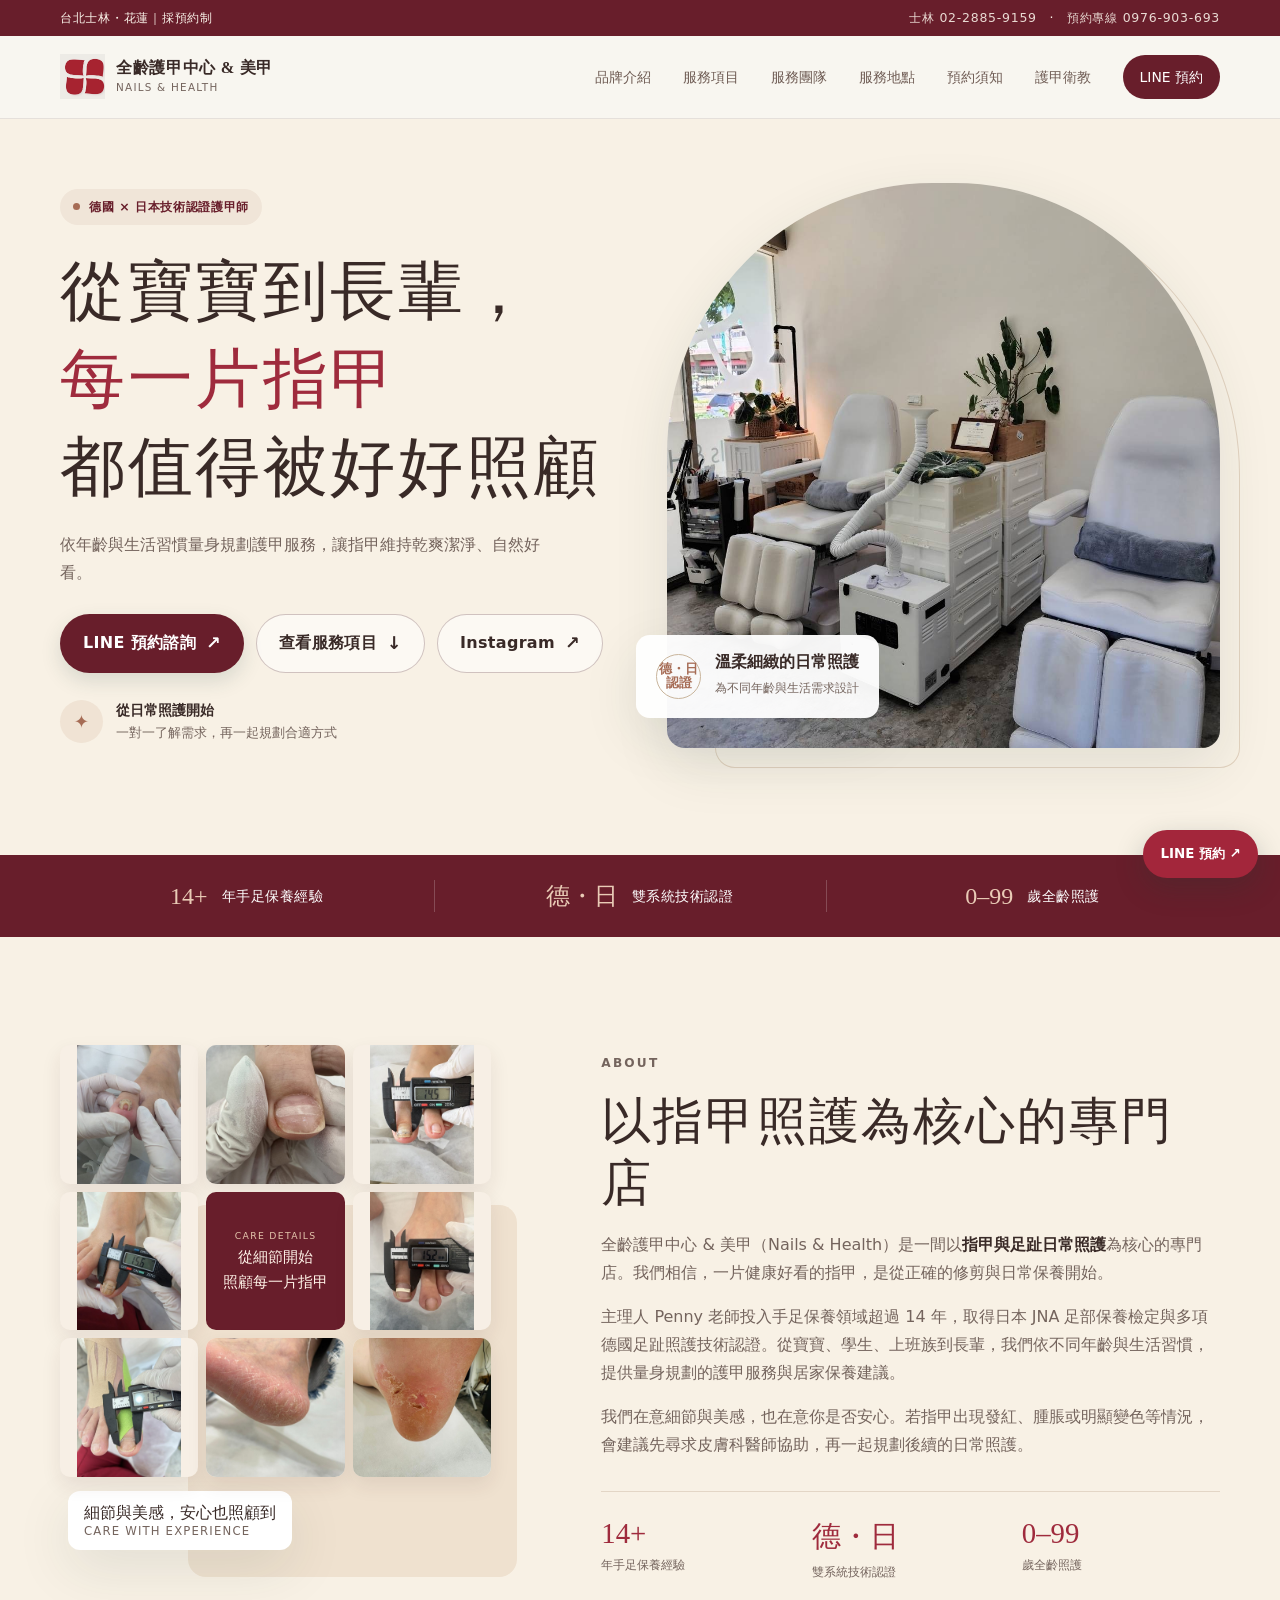
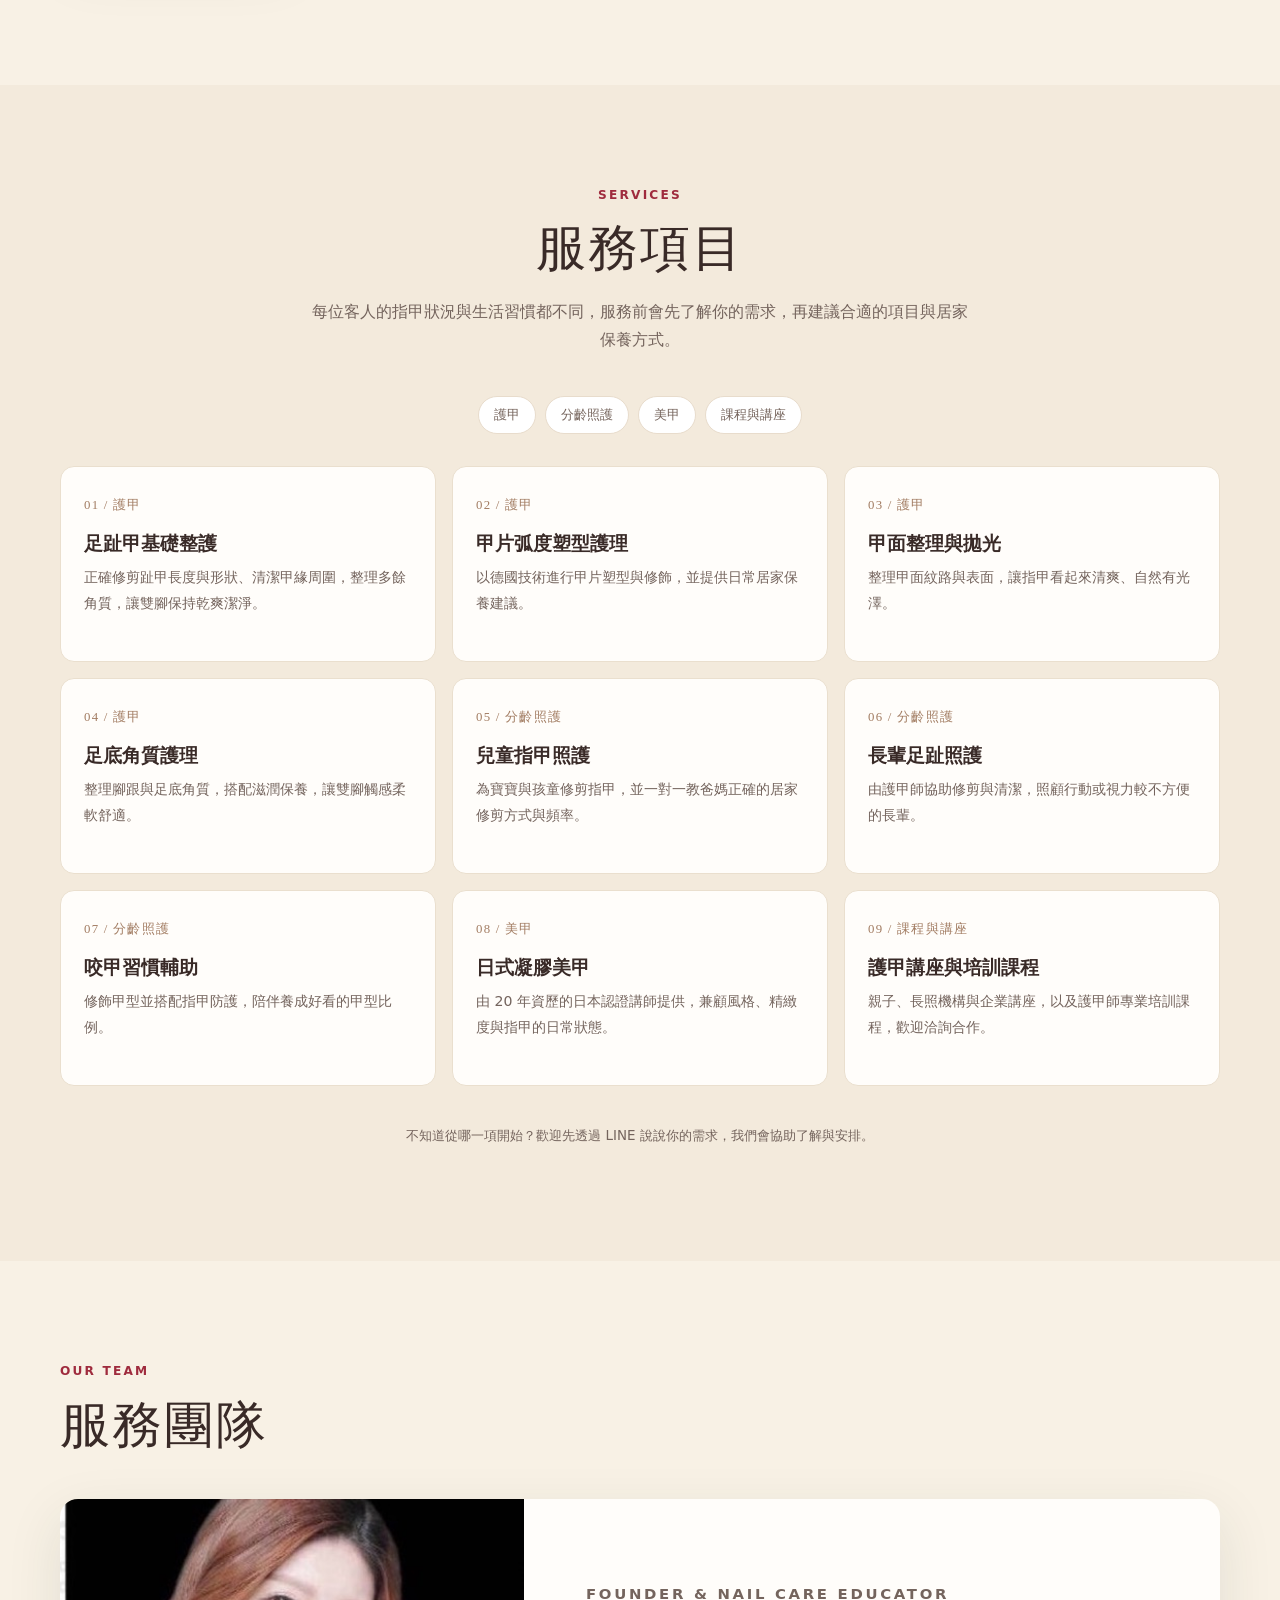
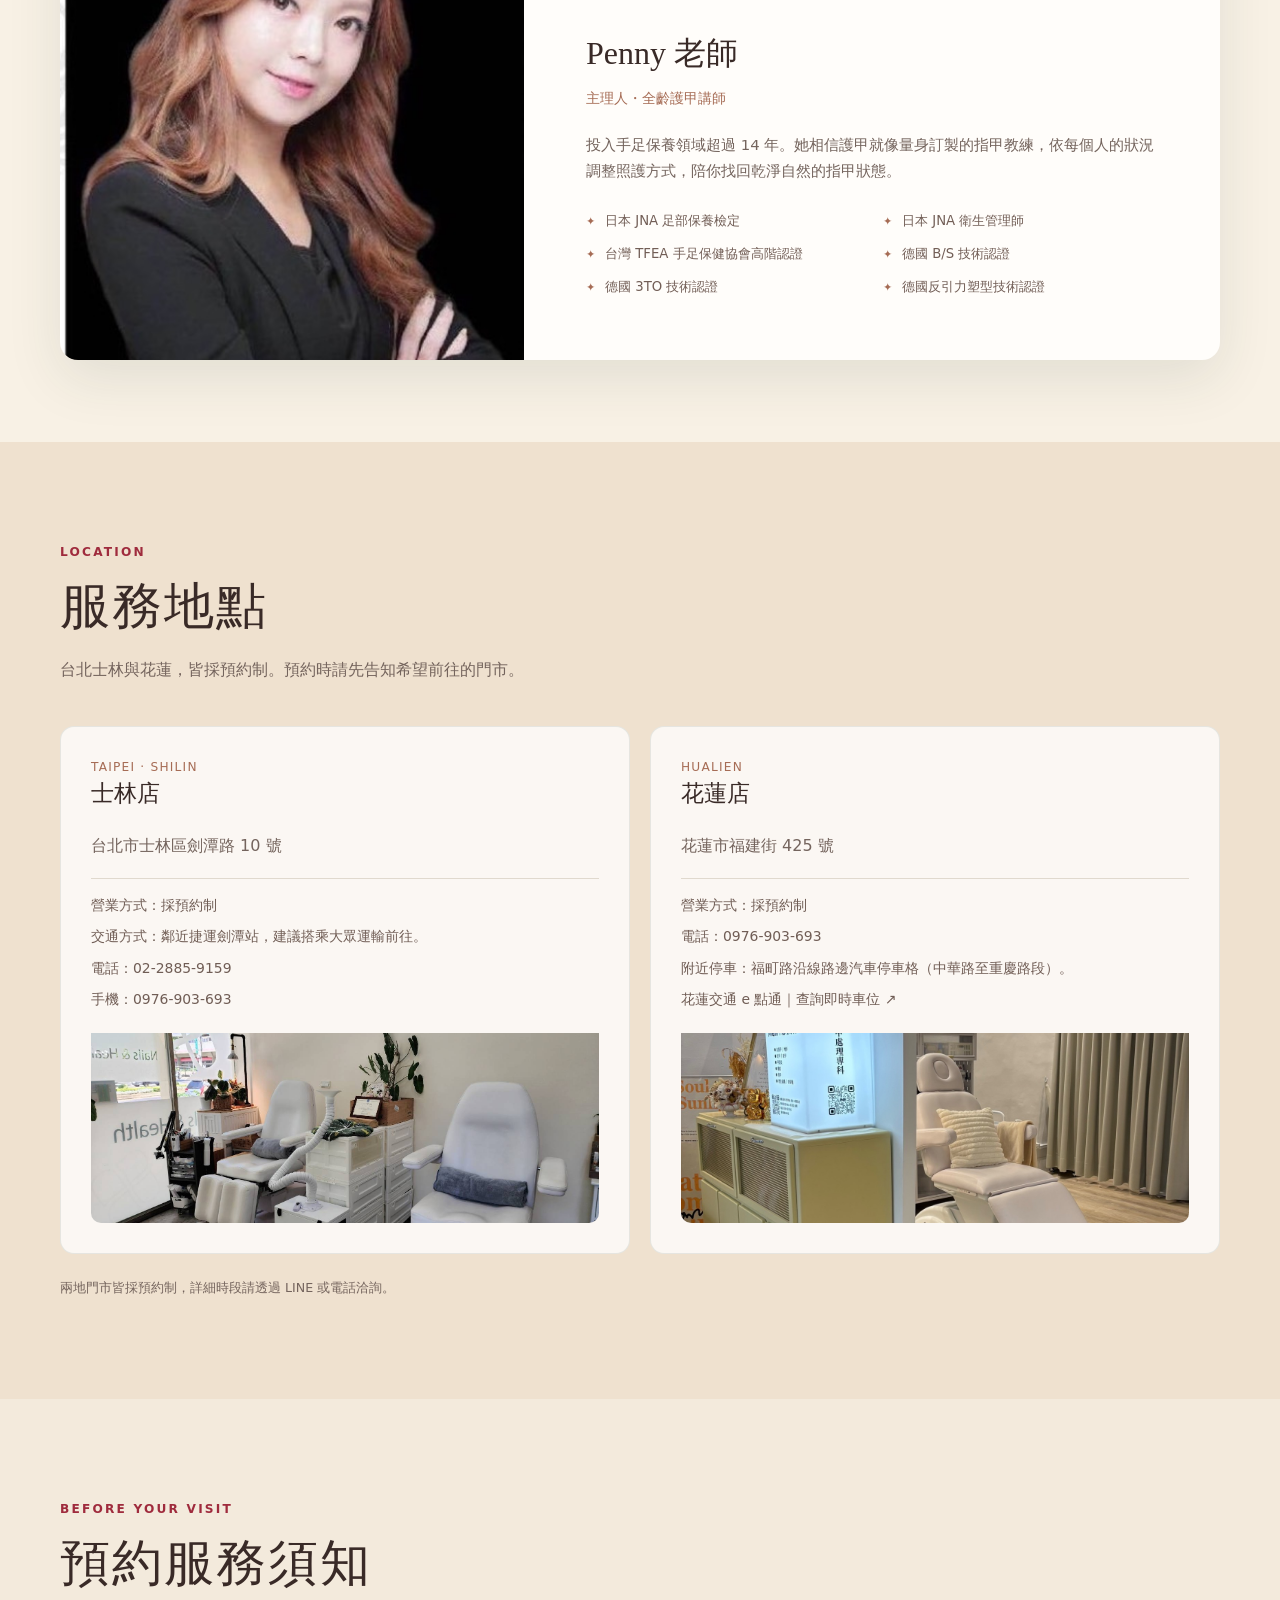
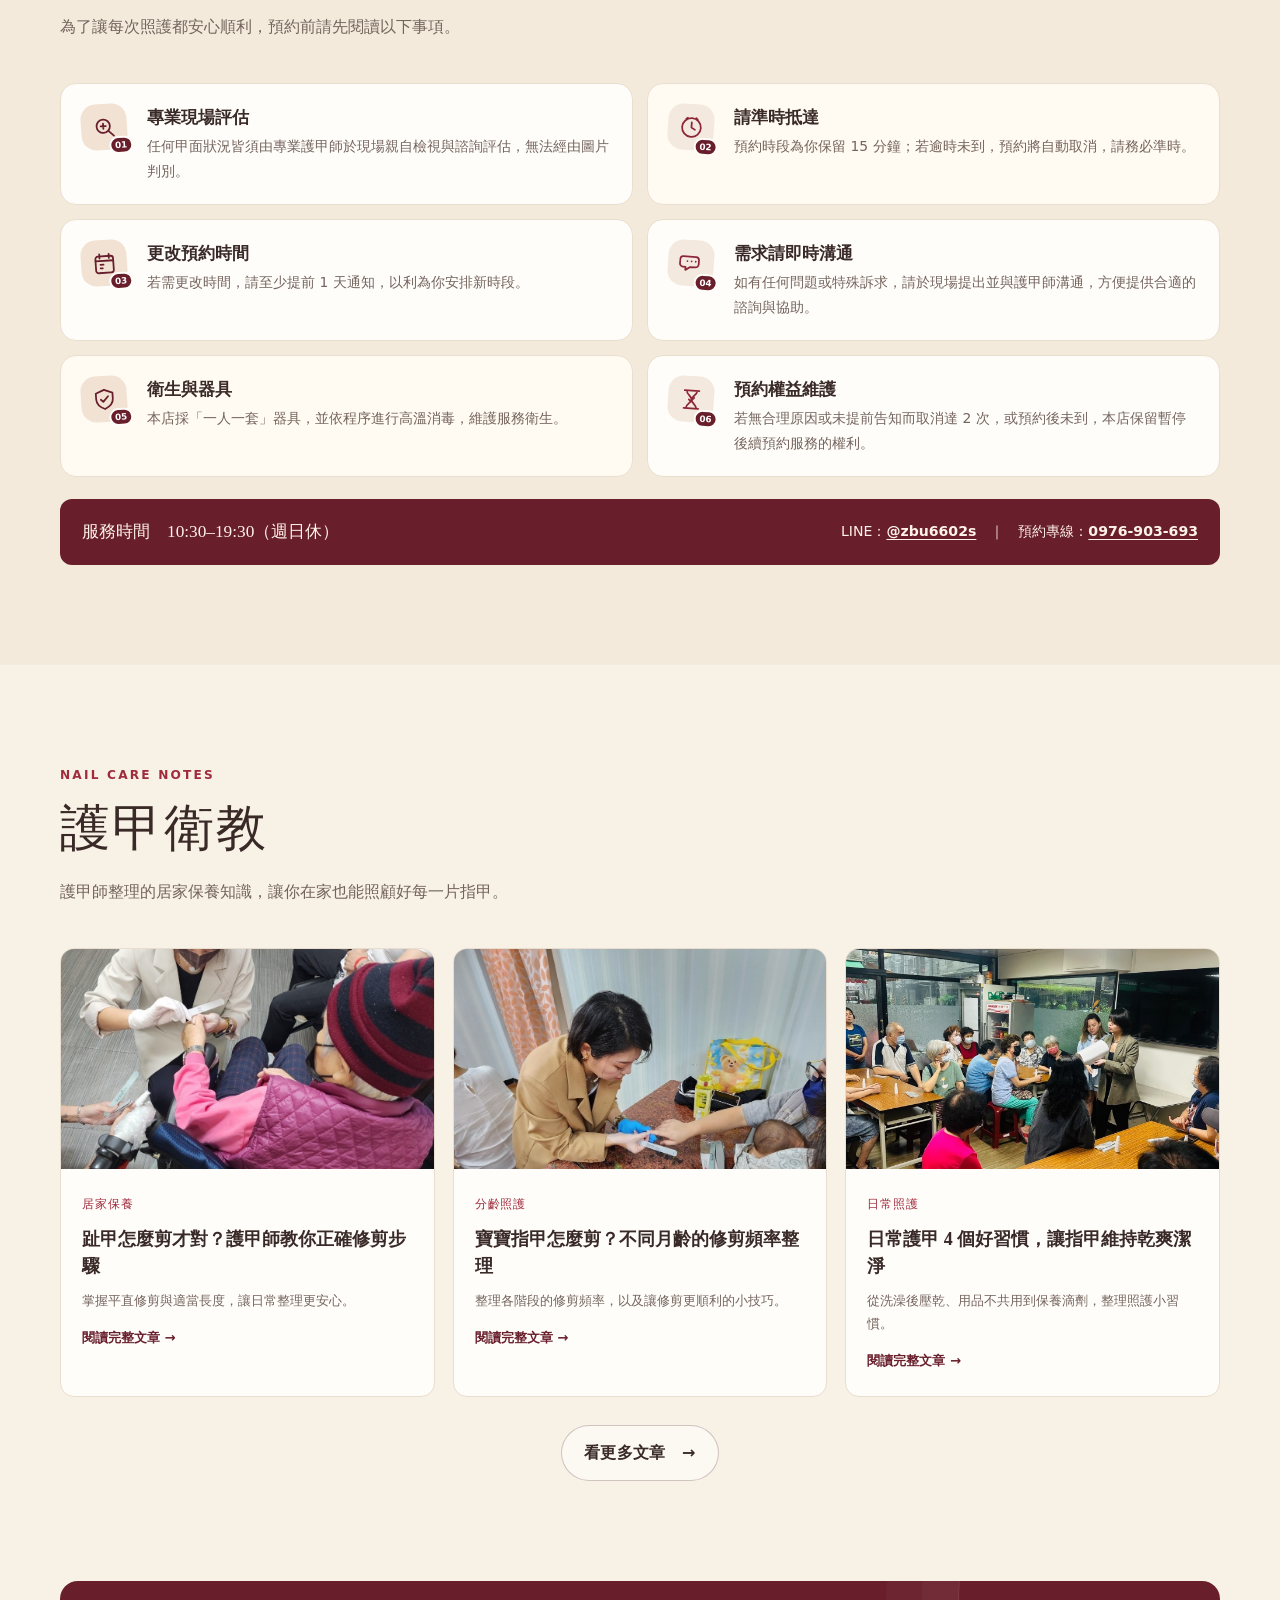
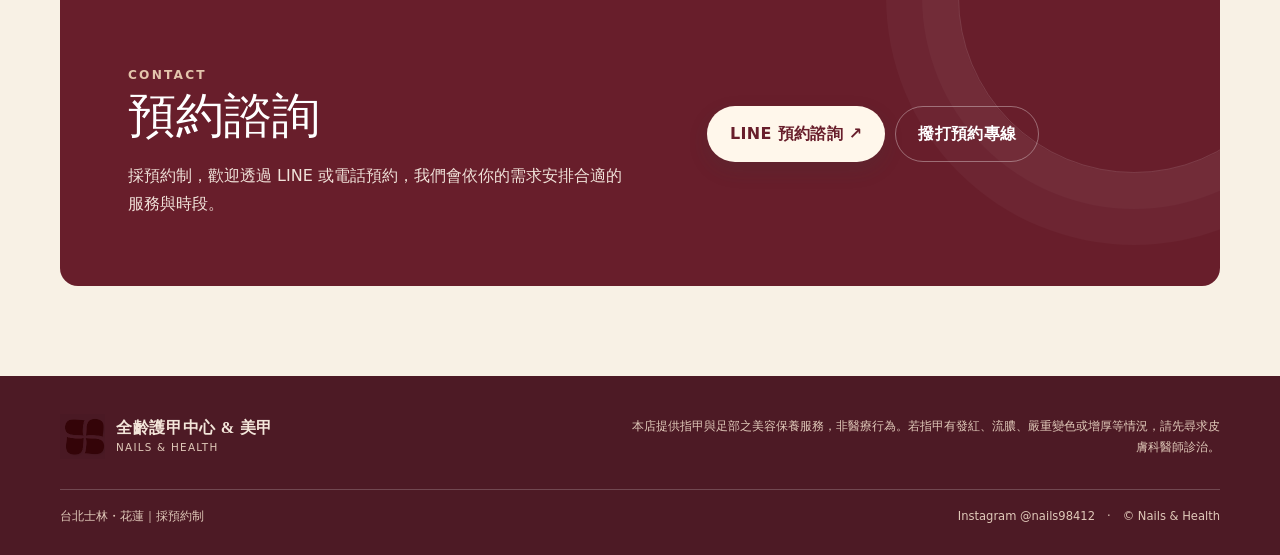
<file: index.html>
<!doctype html>
<html lang="zh-Hant">
<head>
  <meta charset="utf-8">
  <meta name="viewport" content="width=device-width, initial-scale=1">
  <meta name="description" content="台北士林與花蓮的全齡護甲專門店。德國與日本技術認證護甲師，提供足趾甲整護、甲片塑型、兒童與長輩指甲照護、日式美甲與護甲衛教。">
  <meta name="theme-color" content="#f8f6f1">
  <title>全齡護甲中心 & 美甲｜Nails &amp; Health</title>
  <style>
    :root{--ink:#392a27;--muted:#74645d;--green:#9f2b3d;--green-dark:#681e2b;--sage:#f0e5d8;--paper:#f8f1e5;--cream:#efe1cf;--clay:#a66c55;--line:#e3d6c6;--white:#fff;--serif:"Iowan Old Style","Noto Serif TC","Songti TC",serif;--sans:system-ui,-apple-system,"Noto Sans TC",sans-serif;--shadow:0 18px 55px rgba(34,55,47,.10)}
    *{box-sizing:border-box}html{scroll-behavior:smooth}body{margin:0;background:var(--paper);color:var(--ink);font-family:var(--sans);line-height:1.75}img{display:block;max-width:100%}a{color:inherit;text-decoration:none}.wrap{width:min(1160px,calc(100% - 48px));margin:auto}.eyebrow{margin:0 0 12px;color:var(--green);font-size:.76rem;letter-spacing:.18em;text-transform:uppercase;font-weight:700}.section-title{font:500 clamp(2rem,4vw,3.1rem)/1.25 var(--serif);letter-spacing:.04em;margin:0}.section-lead{color:var(--muted);max-width:660px;margin:18px 0 0}.section-head{margin-bottom:42px}.btn{display:inline-flex;align-items:center;justify-content:center;gap:10px;padding:13px 22px;border-radius:999px;font-weight:650;letter-spacing:.02em;transition:.2s ease;border:1px solid transparent}.btn:hover{transform:translateY(-2px)}.btn-primary{background:var(--green-dark);color:white;box-shadow:0 8px 20px rgba(41,74,64,.15)}.btn-primary:hover{background:#501723}.btn-quiet{border-color:rgba(75,35,39,.25);color:var(--ink);background:rgba(255,255,255,.55)}.btn-quiet:hover{background:white}.arrow{font-size:1.1em}
    .topline{background:var(--green-dark);color:#fbf4ea;font-size:.78rem;letter-spacing:.06em}.topline .wrap{display:flex;justify-content:space-between;gap:20px;padding:7px 0}.topline a{opacity:.88}.topline a:hover{opacity:1;text-decoration:underline}.nav{position:sticky;top:0;z-index:10;background:rgba(248,246,241,.94);backdrop-filter:blur(14px);border-bottom:1px solid rgba(75,35,39,.1)}.nav-inner{height:82px;display:flex;align-items:center;justify-content:space-between;gap:24px}.brand{display:flex;align-items:center;gap:11px;white-space:nowrap}.brand-mark{width:45px;height:45px;display:grid;place-items:center;overflow:hidden;background:transparent;border-radius:0}.brand-mark img{width:100%;height:100%;object-fit:cover;mix-blend-mode:multiply}.brand strong{font:600 1.02rem var(--serif);letter-spacing:.04em;display:block;line-height:1.25}.brand small{display:block;font-size:.65rem;letter-spacing:.12em;color:var(--muted)}.nav-links{display:flex;align-items:center;gap:clamp(16px,2.5vw,32px);font-size:.87rem;color:#705d55}.nav-links a:hover{color:var(--green-dark)}.nav-links .nav-cta{padding:10px 17px;background:var(--green-dark);color:#fff;border-radius:99px}.menu-toggle{display:none;border:0;background:transparent;color:var(--ink);font-size:1.6rem}
    .hero{padding:42px 0 86px;overflow:hidden}.hero-grid{display:grid;grid-template-columns:.9fr 1.1fr;align-items:center;gap:64px}.hero-copy{padding:28px 0 24px}.hero-kicker{display:inline-flex;align-items:center;gap:9px;padding:7px 13px;border-radius:99px;background:var(--sage);color:var(--green-dark);font-size:.78rem;font-weight:650;letter-spacing:.05em}.hero-kicker:before{content:"";width:7px;height:7px;background:var(--clay);border-radius:50%}.hero h1{font:500 clamp(2.55rem,5.1vw,4.55rem)/1.35 var(--serif);letter-spacing:.04em;margin:22px 0 20px}.hero h1 span{color:var(--green)}.hero-copy>p{max-width:510px;color:var(--muted);font-size:1rem;margin:0 0 27px}.hero-actions{display:flex;flex-wrap:nowrap;gap:12px}.hero-actions .btn{min-width:0;min-height:50px;padding:13px 22px;white-space:nowrap}.cta-label-short{display:none}.hero-note{display:flex;align-items:center;gap:13px;margin-top:25px;color:var(--muted);font-size:.82rem}.note-icon{width:43px;height:43px;display:grid;place-items:center;background:#f0e3d4;color:var(--clay);border-radius:50%;font-size:1.15rem}.hero-note strong{display:block;color:var(--ink);font-size:.88rem}.hero-photo{position:relative;min-height:565px}.hero-photo:before{content:"";position:absolute;inset:22px -20px -20px 48px;border:1px solid #e2d2bf;border-radius:48% 48% 20px 20px;z-index:0}.hero-photo img{position:absolute;inset:0;width:100%;height:100%;object-fit:cover;object-position:center 57%;border-radius:48% 48% 18px 18px;z-index:1;box-shadow:var(--shadow)}.hero-badge{position:absolute;z-index:2;bottom:30px;left:-31px;background:rgba(255,255,255,.95);padding:17px 20px;border-radius:14px;box-shadow:var(--shadow);display:flex;gap:14px;align-items:center}.badge-seal{width:45px;height:45px;border:1px solid #c9b59c;border-radius:50%;display:grid;place-items:center;color:var(--clay);font:600 .8rem var(--serif);line-height:1.1;text-align:center}.hero-badge strong{font:600 1rem var(--serif);display:block}.hero-badge small{color:var(--muted);font-size:.75rem}
    .proof{background:var(--green-dark);color:#fff;padding:25px 0}.proof-grid{display:grid;grid-template-columns:repeat(3,1fr);gap:18px}.proof-item{display:flex;align-items:center;justify-content:center;gap:14px;border-right:1px solid rgba(255,255,255,.2)}.proof-item:last-child{border:0}.proof-item strong{font:500 1.5rem var(--serif);color:#e9cbb6}.proof-item span{font-size:.87rem;letter-spacing:.04em}
    section{padding:100px 0}.about-grid{display:grid;grid-template-columns:.85fr 1.15fr;gap:84px;align-items:center}.about-visual{position:relative;padding:0 26px 27px 0}.about-mosaic{display:grid;grid-template-columns:repeat(3,minmax(0,1fr));gap:8px;position:relative;z-index:1}.about-mosaic img{display:block;width:100%;aspect-ratio:1;object-fit:contain;background:#f7efe5;border-radius:10px;box-shadow:0 8px 20px rgba(67,36,30,.09)}.mosaic-note{aspect-ratio:1;border-radius:10px;background:var(--green-dark);color:#fff3e8;display:flex;flex-direction:column;justify-content:center;align-items:center;text-align:center;padding:10px}.mosaic-note span{font-size:.58rem;letter-spacing:.14em;color:#e3c5ac}.mosaic-note strong{font:500 clamp(.7rem,1.4vw,.95rem)/1.65 var(--serif)}.about-visual:after{content:"";position:absolute;z-index:-1;bottom:0;right:0;width:72%;height:70%;background:var(--cream);border-radius:18px}.about-label{position:relative;display:inline-block;bottom:auto;left:auto;margin:14px 0 0 8px;background:white;padding:12px 16px;border-radius:12px;box-shadow:var(--shadow);font:500 1rem var(--serif)}.about-label small{display:block;color:var(--muted);font: .73rem var(--sans);letter-spacing:.1em}.about-copy p{color:var(--muted);margin:16px 0}.about-copy strong{color:var(--ink)}.numbers{display:grid;grid-template-columns:repeat(3,1fr);gap:12px;margin-top:32px;padding-top:25px;border-top:1px solid var(--line)}.number strong{display:block;color:var(--green);font:500 1.8rem var(--serif)}.number span{font-size:.78rem;color:var(--muted)}
    .services{background:#f3eadc}.services .section-head{text-align:center}.services .section-lead{margin-inline:auto}.service-tabs{display:flex;justify-content:center;flex-wrap:wrap;gap:9px;margin:0 0 32px}.service-tabs span{padding:7px 15px;border-radius:99px;background:#fff;border:1px solid #e8dccc;color:#75645c;font-size:.8rem}.service-grid{display:grid;grid-template-columns:repeat(3,1fr);gap:16px}.service-card{background:#fffdfa;border:1px solid #eadfce;border-radius:14px;padding:23px 23px 21px;min-height:196px;transition:.22s}.service-card:hover{transform:translateY(-4px);box-shadow:var(--shadow)}.service-card .index{font:500 .8rem var(--serif);color:#a27c62;letter-spacing:.1em}.service-card h3{font:600 1.16rem var(--serif);margin:13px 0 8px}.service-card p{color:var(--muted);font-size:.88rem;line-height:1.8;margin:0}.service-foot{margin-top:38px;text-align:center;color:var(--muted);font-size:.84rem}
    .team{padding-bottom:82px}.team-card{display:grid;grid-template-columns:.8fr 1.2fr;min-height:430px;background:#fffdfa;border-radius:18px;overflow:hidden;box-shadow:var(--shadow)}.team-photo{min-height:430px;position:relative;background:var(--cream)}.team-photo img{width:100%;height:100%;position:absolute;inset:0;object-fit:cover;object-position:center 20%}.team-copy{padding:clamp(30px,5vw,62px)}.team-copy h3{font:500 2rem var(--serif);margin:3px 0 8px}.team-role{color:var(--clay);font-size:.86rem}.team-copy p{color:var(--muted);font-size:.93rem;margin:20px 0 25px}.certs{display:grid;grid-template-columns:repeat(2,1fr);gap:10px 22px;padding:0;margin:0;list-style:none}.certs li{position:relative;padding-left:19px;color:#725e56;font-size:.83rem}.certs li:before{content:"✦";position:absolute;left:0;color:var(--clay);font-size:.7rem;top:3px}
    .locations{background:var(--cream)}.location-grid{display:grid;grid-template-columns:repeat(2,1fr);gap:20px}.location-card{display:flex;flex-direction:column;background:rgba(255,255,255,.74);padding:30px;border-radius:14px;border:1px solid rgba(41,74,64,.1)}.location-card h3{font:500 1.45rem var(--serif);margin:0 0 5px}.location-card .district{color:var(--clay);font-size:.76rem;letter-spacing:.1em}.location-card address{font-style:normal;color:var(--muted);margin:18px 0}.location-meta{border-top:1px solid #e0d9ce;padding-top:14px;display:grid;gap:7px;color:#705d55;font-size:.87rem}.location-meta a:hover{text-decoration:underline}.location-photo{height:190px;width:100%;flex:none;object-fit:cover;border-radius:10px;margin-top:auto;padding-top:22px;box-sizing:content-box}.location-note{color:var(--muted);font-size:.79rem;margin:23px 0 0}
    .journal-grid{display:grid;grid-template-columns:repeat(3,1fr);gap:18px}.journal-card{display:block;background:#fffdfa;color:inherit;border-radius:14px;overflow:hidden;border:1px solid #e8ddce;transition:.2s}.journal-card:hover{transform:translateY(-4px);box-shadow:var(--shadow)}.journal-card img{width:100%;height:220px;object-fit:cover}.journal-card:nth-child(1) img{object-position:center 40%}.journal-card:nth-child(2) img{object-position:center 38%}.journal-card:nth-child(3) img{object-position:center 42%}.journal-body{padding:20px 21px 22px}.journal-tag{font-size:.72rem;color:var(--green);letter-spacing:.08em}.journal-body h3{font:600 1.12rem/1.5 var(--serif);margin:9px 0}.journal-body p{font-size:.83rem;color:var(--muted);margin:0}.read-more{display:inline-block;margin-top:15px;color:var(--green-dark);font-size:.82rem;font-weight:650}.journal-more{text-align:center;margin-top:28px}
    .contact{padding:0 0 90px}.contact-panel{background:var(--green-dark);color:white;border-radius:18px;padding:clamp(34px,6vw,68px);display:grid;grid-template-columns:1.1fr .9fr;gap:35px;align-items:center;position:relative;overflow:hidden}.contact-panel:after{content:"";position:absolute;width:350px;height:350px;right:-90px;top:-160px;border:1px solid rgba(255,255,255,.13);border-radius:50%;box-shadow:0 0 0 36px rgba(255,255,255,.03),0 0 0 72px rgba(255,255,255,.03)}.contact-panel .eyebrow{color:#e3c5ac}.contact-panel h2{font:500 clamp(2rem,4vw,3rem)/1.25 var(--serif);margin:0}.contact-panel p{color:#f0e2d9;max-width:500px;margin:16px 0 0}.contact-actions{display:flex;flex-wrap:wrap;gap:10px;position:relative;z-index:1}.contact-actions .btn-primary{background:#fff7eb;color:var(--green-dark)}.contact-actions .btn-quiet{color:#fff;border-color:rgba(255,255,255,.35);background:transparent}.footer{background:#4d1a25;color:#f3e6da;padding:28px 0}.footer-main{display:flex;align-items:center;justify-content:space-between;gap:24px}.footer .brand-mark{background:transparent}.footer .brand small{color:#e0c9b9}.footer-copy{font-size:.74rem;color:#e0c9b9;max-width:590px;text-align:right}.footer-bottom{margin-top:20px;padding-top:16px;border-top:1px solid rgba(255,255,255,.2);font-size:.72rem;color:#e0c9b9;display:flex;justify-content:space-between;gap:18px}.floating-line{position:fixed;right:22px;bottom:22px;z-index:8;border-radius:99px;background:#a3263b;color:#fff;padding:12px 17px;box-shadow:0 10px 28px rgba(30,57,46,.25);font-size:.84rem;font-weight:700}.floating-line:hover{background:#7e1d2d}
    .booking{background:#f3eadc}.booking-grid{display:grid;grid-template-columns:repeat(2,1fr);gap:14px}.booking-item{display:grid;grid-template-columns:52px 1fr;gap:14px;padding:20px;background:#fffdfa;border:1px solid #eadfce;border-radius:16px;transition:transform .22s ease,box-shadow .22s ease,border-color .22s ease}.booking-item:hover{transform:translateY(-4px);box-shadow:0 14px 30px rgba(89,36,43,.10);border-color:#d7b9a5}.booking-item:nth-child(3n+2){background:#fffaf2}.booking-symbol{position:relative;width:46px;height:46px;display:grid;place-items:center;background:#f1e2d3;color:var(--green-dark);border-radius:15px;transform:rotate(-4deg);transition:transform .22s ease}.booking-item:nth-child(even) .booking-symbol{background:#f4e9df;color:#8d2736;transform:rotate(4deg)}.booking-item:hover .booking-symbol{transform:rotate(0) scale(1.08)}.booking-symbol svg{width:25px;height:25px;fill:none;stroke:currentColor;stroke-width:1.7;stroke-linecap:round;stroke-linejoin:round}.booking-symbol span{position:absolute;right:-5px;bottom:-5px;min-width:18px;height:18px;padding:0 4px;display:grid;place-items:center;border:2px solid #fffdfa;border-radius:99px;background:var(--green-dark);color:white;font:600 .55rem var(--sans)}.booking-item h3{font:600 1.05rem var(--serif);margin:2px 0 5px}.booking-item p{margin:0;color:var(--muted);font-size:.87rem;line-height:1.8}.booking-meta{display:flex;align-items:center;justify-content:space-between;gap:20px;flex-wrap:wrap;margin-top:22px;padding:20px 22px;background:var(--green-dark);border-radius:12px;color:#fff3e8}.booking-meta p{margin:0;font-size:.88rem}.booking-meta a{font-weight:700;text-decoration:underline;text-underline-offset:3px}.booking-meta .hours{font:500 1.08rem var(--serif)}
    @media(max-width:900px){.hero-grid{gap:38px;grid-template-columns:1fr 1fr}.hero-photo{min-height:480px}.about-grid{gap:45px}.nav-links{gap:14px;font-size:.8rem}.team-card{grid-template-columns:.9fr 1.1fr}.service-grid{grid-template-columns:repeat(2,1fr)}}
    @media(max-width:700px){.wrap{width:min(100% - 34px,540px)}.topline .wrap{justify-content:center}.topline .top-secondary{display:none}.nav-inner{height:70px}.nav-links{display:none;position:absolute;top:70px;left:0;right:0;background:var(--paper);padding:18px 24px 22px;border-bottom:1px solid var(--line);box-shadow:0 16px 20px rgba(30,50,40,.06);flex-direction:column;align-items:stretch}.nav-links.open{display:flex}.nav-links a{padding:7px 0}.nav-links .nav-cta{text-align:center;margin-top:6px}.menu-toggle{display:block}.hero{padding:22px 0 60px}.hero-grid{grid-template-columns:1fr;gap:35px}.hero-copy{padding:20px 0 0}.hero h1{font-size:clamp(2.45rem,11vw,3.55rem)}.hero-photo{min-height:390px;margin:0 8px 6px 15px}.hero-photo:before{inset:14px -10px -12px 26px}.hero-badge{left:-12px;bottom:20px;padding:12px 14px}.proof{padding:20px 0}.proof-grid{gap:8px}.proof-item{gap:7px;flex-direction:column;text-align:center;border-right:1px solid rgba(255,255,255,.2)}.proof-item strong{font-size:1.25rem}.proof-item span{font-size:.68rem;line-height:1.35}.proof-item:last-child{border:0}section{padding:72px 0}.section-head{margin-bottom:30px}.about-grid{grid-template-columns:1fr;gap:35px}.about-visual{width:min(100%,420px);margin:auto;padding:0 18px 18px 0}.about-mosaic{gap:6px}.about-label{margin:12px 0 0 4px}.numbers{gap:5px}.number strong{font-size:1.55rem}.number span{font-size:.7rem}.service-grid{grid-template-columns:1fr}.service-card{min-height:auto}.team-card{grid-template-columns:1fr}.team-photo{min-height:360px}.team-copy{padding:30px 24px}.certs{grid-template-columns:1fr}.location-grid{grid-template-columns:1fr}.location-card{padding:23px}.journal-grid{grid-template-columns:1fr}.booking-grid{grid-template-columns:1fr}.booking-meta{align-items:flex-start}.journal-card{display:grid;grid-template-columns:.8fr 1.2fr}.journal-card img{height:100%;min-height:190px}.journal-body{padding:17px}.journal-body h3{font-size:1rem}.journal-body p{font-size:.78rem}.contact{padding-bottom:65px}.contact-panel{grid-template-columns:1fr;gap:24px}.footer-main{align-items:flex-start;flex-direction:column}.footer-copy{text-align:left}.footer-bottom{flex-direction:column;gap:4px}.floating-line{right:14px;bottom:14px;padding:10px 14px;font-size:.79rem}}
    @media (min-width:701px) and (max-width:900px){.wrap{width:min(100% - 40px,760px)}.nav-inner{height:70px}.nav-links{display:none;position:absolute;top:70px;left:0;right:0;background:var(--paper);padding:18px 24px 22px;border-bottom:1px solid var(--line);box-shadow:0 16px 20px rgba(30,50,40,.06);flex-direction:column;align-items:stretch}.nav-links.open{display:flex}.nav-links a{padding:7px 0}.nav-links .nav-cta{text-align:center;margin-top:6px}.menu-toggle{display:block}.hero{padding:28px 0 62px}.hero-grid{grid-template-columns:1.04fr .96fr;gap:26px}.hero-copy{padding:12px 0}.hero h1{font-size:clamp(2.15rem,4vw,3.15rem);line-height:1.28;margin:18px 0 14px}.hero-copy>p{font-size:.93rem;margin-bottom:20px}.hero-photo{min-height:420px}.hero-badge{left:-16px;bottom:22px;padding:13px 15px}.hero-actions{display:grid;grid-template-columns:repeat(3,minmax(0,1fr));gap:8px}.hero-actions .btn{padding:10px 6px;font-size:.76rem;gap:4px}}
    @media(max-width:700px){.hero{padding:18px 0 48px}.hero-grid{gap:27px}.hero-copy{padding:8px 0 0}.hero-kicker{font-size:.69rem;padding:6px 11px}.hero h1{font-size:clamp(2.12rem,9.2vw,3.05rem);line-height:1.24;letter-spacing:.02em;margin:17px 0 13px}.hero-copy>p{font-size:.92rem;line-height:1.7;margin-bottom:20px}.hero-actions{display:grid;grid-template-columns:repeat(3,minmax(0,1fr));gap:6px}.hero-actions .btn{min-height:48px;padding:8px 3px;gap:3px;font-size:.7rem;white-space:nowrap}.cta-label-full{display:none}.cta-label-short{display:inline}.hero-note{display:none}.hero-photo{min-height:clamp(270px,74vw,370px);margin:0 9px 7px 14px}.hero-photo:before{inset:12px -9px -10px 20px}.hero-badge{left:-12px;bottom:16px;padding:10px 12px;gap:10px}.badge-seal{width:39px;height:39px;font-size:.72rem}.hero-badge strong{font-size:.9rem}.hero-badge small{font-size:.68rem}}
    
    @media(prefers-reduced-motion:reduce){html{scroll-behavior:auto}*,*:before,*:after{transition:none!important}}
  </style>
</head>
<body>
  <div class="topline"><div class="wrap"><span>台北士林・花蓮｜採預約制</span><span class="top-secondary"><a href="tel:0228859159">士林 02-2885-9159</a>　·　<a href="tel:0976903693">預約專線 0976-903-693</a></span></div></div>
  <header class="nav"><div class="wrap nav-inner">
    <a class="brand" href="#top" aria-label="全齡護甲中心首頁"><span class="brand-mark"><img src="assets/logo-mark.jpg" alt=""></span><span><strong>全齡護甲中心 &amp; 美甲</strong><small>NAILS &amp; HEALTH</small></span></a>
    <button class="menu-toggle" aria-label="開啟選單" aria-expanded="false">☰</button>
    <nav class="nav-links" aria-label="主要導覽"><a href="#about">品牌介紹</a><a href="#services">服務項目</a><a href="#team">服務團隊</a><a href="#locations">服務地點</a><a href="#booking">預約須知</a><a href="#notes">護甲衛教</a><a class="nav-cta" href="https://line.me/R/ti/p/@zbu6602s" target="_blank" rel="noopener">LINE 預約</a></nav>
  </div></header>
  <main id="top">
    <section class="hero"><div class="wrap hero-grid">
      <div class="hero-copy"><span class="hero-kicker">德國 × 日本技術認證護甲師</span><h1>從寶寶到長輩，<br><span>每一片指甲</span><br>都值得被好好照顧</h1><p>依年齡與生活習慣量身規劃護甲服務，讓指甲維持乾爽潔淨、自然好看。</p><div class="hero-actions"><a class="btn btn-primary" href="https://line.me/R/ti/p/@zbu6602s" target="_blank" rel="noopener"><span class="cta-label-full">LINE 預約諮詢</span><span class="cta-label-short">LINE 預約</span><span class="arrow">↗</span></a><a class="btn btn-quiet" href="#services"><span class="cta-label-full">查看服務項目</span><span class="cta-label-short">查看服務</span><span class="arrow">↓</span></a><a class="btn btn-quiet" href="https://www.instagram.com/nails98412/" target="_blank" rel="noopener" aria-label="前往 Instagram @nails98412"><span class="cta-label-full">Instagram</span><span class="cta-label-short">Instagram</span><span class="arrow">↗</span></a></div><div class="hero-note"><span class="note-icon">✦</span><span><strong>從日常照護開始</strong>一對一了解需求，再一起規劃合適方式</span></div></div>
      <div class="hero-photo"><img src="assets/studio.jpg" alt="明亮舒適的護甲照護空間"><div class="hero-badge"><span class="badge-seal">德・日<br>認證</span><span><strong>溫柔細緻的日常照護</strong><small>為不同年齡與生活需求設計</small></span></div></div>
    </div></section>
    <div class="proof"><div class="wrap proof-grid"><div class="proof-item"><strong>14+</strong><span>年手足保養經驗</span></div><div class="proof-item"><strong>德・日</strong><span>雙系統技術認證</span></div><div class="proof-item"><strong>0–99</strong><span>歲全齡照護</span></div></div></div>
    <section id="about"><div class="wrap about-grid"><div class="about-visual"><div class="about-mosaic">
          <img src="assets/care-detail-02.jpg" alt="護甲師為足趾進行照護">
          <img src="assets/care-detail-08.jpg" alt="足趾甲照護細節">
          <img src="assets/care-detail-04.jpg" alt="護甲師測量足趾甲面">
          <img src="assets/care-detail-03.jpg" alt="足趾甲面尺寸評估">
          <div class="mosaic-note"><span>CARE DETAILS</span><strong>從細節開始<br>照顧每一片指甲</strong></div>
          <img src="assets/care-detail-05.jpg" alt="足趾甲面測量紀錄">
          <img src="assets/care-detail-06.jpg" alt="足趾照護與尺寸評估">
          <img src="assets/care-detail-07.jpg" alt="足跟日常照護細節">
          <img src="assets/care-detail-01.jpg" alt="足跟肌膚照護細節">
        </div><div class="about-label">細節與美感，安心也照顧到<small>CARE WITH EXPERIENCE</small></div></div><div class="about-copy"><p class="eyebrow">About</p><h2 class="section-title">以指甲照護為核心的專門店</h2><p>全齡護甲中心 &amp; 美甲（Nails &amp; Health）是一間以<strong>指甲與足趾日常照護</strong>為核心的專門店。我們相信，一片健康好看的指甲，是從正確的修剪與日常保養開始。</p><p>主理人 Penny 老師投入手足保養領域超過 14 年，取得日本 JNA 足部保養檢定與多項德國足趾照護技術認證。從寶寶、學生、上班族到長輩，我們依不同年齡與生活習慣，提供量身規劃的護甲服務與居家保養建議。</p><p>我們在意細節與美感，也在意你是否安心。若指甲出現發紅、腫脹或明顯變色等情況，會建議先尋求皮膚科醫師協助，再一起規劃後續的日常照護。</p><div class="numbers"><div class="number"><strong>14+</strong><span>年手足保養經驗</span></div><div class="number"><strong>德・日</strong><span>雙系統技術認證</span></div><div class="number"><strong>0–99</strong><span>歲全齡照護</span></div></div></div></div></section>
    <section class="services" id="services"><div class="wrap"><div class="section-head"><p class="eyebrow">Services</p><h2 class="section-title">服務項目</h2><p class="section-lead">每位客人的指甲狀況與生活習慣都不同，服務前會先了解你的需求，再建議合適的項目與居家保養方式。</p></div><div class="service-tabs"><span>護甲</span><span>分齡照護</span><span>美甲</span><span>課程與講座</span></div><div class="service-grid">
      <article class="service-card"><span class="index">01 / 護甲</span><h3>足趾甲基礎整護</h3><p>正確修剪趾甲長度與形狀、清潔甲緣周圍，整理多餘角質，讓雙腳保持乾爽潔淨。</p></article>
      <article class="service-card"><span class="index">02 / 護甲</span><h3>甲片弧度塑型護理</h3><p>以德國技術進行甲片塑型與修飾，並提供日常居家保養建議。</p></article>
      <article class="service-card"><span class="index">03 / 護甲</span><h3>甲面整理與拋光</h3><p>整理甲面紋路與表面，讓指甲看起來清爽、自然有光澤。</p></article>
      <article class="service-card"><span class="index">04 / 護甲</span><h3>足底角質護理</h3><p>整理腳跟與足底角質，搭配滋潤保養，讓雙腳觸感柔軟舒適。</p></article>
      <article class="service-card"><span class="index">05 / 分齡照護</span><h3>兒童指甲照護</h3><p>為寶寶與孩童修剪指甲，並一對一教爸媽正確的居家修剪方式與頻率。</p></article>
      <article class="service-card"><span class="index">06 / 分齡照護</span><h3>長輩足趾照護</h3><p>由護甲師協助修剪與清潔，照顧行動或視力較不方便的長輩。</p></article>
      <article class="service-card"><span class="index">07 / 分齡照護</span><h3>咬甲習慣輔助</h3><p>修飾甲型並搭配指甲防護，陪伴養成好看的甲型比例。</p></article>
      <article class="service-card"><span class="index">08 / 美甲</span><h3>日式凝膠美甲</h3><p>由 20 年資歷的日本認證講師提供，兼顧風格、精緻度與指甲的日常狀態。</p></article>
      <article class="service-card"><span class="index">09 / 課程與講座</span><h3>護甲講座與培訓課程</h3><p>親子、長照機構與企業講座，以及護甲師專業培訓課程，歡迎洽詢合作。</p></article>
    </div><p class="service-foot">不知道從哪一項開始？歡迎先透過 LINE 說說你的需求，我們會協助了解與安排。</p></div></section>
    <section id="team" class="team"><div class="wrap"><div class="section-head"><p class="eyebrow">Our Team</p><h2 class="section-title">服務團隊</h2></div><article class="team-card"><div class="team-photo"><img src="assets/penny-portrait.jpg" alt="Penny 老師的師資形象照"></div><div class="team-copy"><p class="eyebrow">FOUNDER &amp; NAIL CARE EDUCATOR</p><h3>Penny 老師</h3><span class="team-role">主理人・全齡護甲講師</span><p>投入手足保養領域超過 14 年。她相信護甲就像量身訂製的指甲教練，依每個人的狀況調整照護方式，陪你找回乾淨自然的指甲狀態。</p><ul class="certs"><li>日本 JNA 足部保養檢定</li><li>日本 JNA 衛生管理師</li><li>台灣 TFEA 手足保健協會高階認證</li><li>德國 B/S 技術認證</li><li>德國 3TO 技術認證</li><li>德國反引力塑型技術認證</li></ul></div></article></div></section>
    <section id="locations" class="locations"><div class="wrap"><div class="section-head"><p class="eyebrow">Location</p><h2 class="section-title">服務地點</h2><p class="section-lead">台北士林與花蓮，皆採預約制。預約時請先告知希望前往的門市。</p></div><div class="location-grid"><article class="location-card"><span class="district">TAIPEI · SHILIN</span><h3>士林店</h3><address>台北市士林區劍潭路 10 號</address><div class="location-meta"><span>營業方式：採預約制</span><span>交通方式：鄰近捷運劍潭站，建議搭乘大眾運輸前往。</span><span>電話：<a href="tel:0228859159">02-2885-9159</a></span><span>手機：<a href="tel:0976903693">0976-903-693</a></span></div><img class="location-photo" src="assets/studio.jpg" alt="士林店護甲空間"></article><article class="location-card"><span class="district">HUALIEN</span><h3>花蓮店</h3><address>花蓮市福建街 425 號</address><div class="location-meta"><span>營業方式：採預約制</span><span>電話：<a href="tel:0976903693">0976-903-693</a></span><span>附近停車：福町路沿線路邊汽車停車格（中華路至重慶路段）。</span><span><a href="https://traffic.hl.gov.tw/Home/" target="_blank" rel="noopener">花蓮交通 e 點通｜查詢即時車位 ↗</a></span></div><img class="location-photo" src="assets/hualien-studio.jpg" alt="花蓮店明亮溫暖的護甲空間"></article></div><p class="location-note">兩地門市皆採預約制，詳細時段請透過 LINE 或電話洽詢。</p></div></section>
    <section class="booking" id="booking"><div class="wrap"><div class="section-head"><p class="eyebrow">Before Your Visit</p><h2 class="section-title">預約服務須知</h2><p class="section-lead">為了讓每次照護都安心順利，預約前請先閱讀以下事項。</p></div><div class="booking-grid">
      <article class="booking-item"><div class="booking-symbol" aria-hidden="true"><svg viewBox="0 0 24 24"><circle cx="10.8" cy="10.8" r="6.4"/><path d="m15.5 15.5 5 5M8.3 10.8h5M10.8 8.3v5"/></svg><span>01</span></div><div><h3>專業現場評估</h3><p>任何甲面狀況皆須由專業護甲師於現場親自檢視與諮詢評估，無法經由圖片判別。</p></div></article>
      <article class="booking-item"><div class="booking-symbol" aria-hidden="true"><svg viewBox="0 0 24 24"><circle cx="12" cy="12" r="9"/><path d="M12 7v5l3.5 2M8 2.8 6.5 4M16 2.8 17.5 4"/></svg><span>02</span></div><div><h3>請準時抵達</h3><p>預約時段為你保留 15 分鐘；若逾時未到，預約將自動取消，請務必準時。</p></div></article>
      <article class="booking-item"><div class="booking-symbol" aria-hidden="true"><svg viewBox="0 0 24 24"><rect x="3.5" y="5" width="17" height="16" rx="2.5"/><path d="M7.5 3v4M16.5 3v4M3.5 9.5h17M8 13h3M8 16.5h2"/></svg><span>03</span></div><div><h3>更改預約時間</h3><p>若需更改時間，請至少提前 1 天通知，以利為你安排新時段。</p></div></article>
      <article class="booking-item"><div class="booking-symbol" aria-hidden="true"><svg viewBox="0 0 24 24"><path d="M4 5.5h12a3 3 0 0 1 3 3v4a3 3 0 0 1-3 3h-5l-4.5 3v-3H4a3 3 0 0 1-3-3v-4a3 3 0 0 1 3-3Z"/><path d="M8 10h.01M12 10h.01M16 10h.01"/></svg><span>04</span></div><div><h3>需求請即時溝通</h3><p>如有任何問題或特殊訴求，請於現場提出並與護甲師溝通，方便提供合適的諮詢與協助。</p></div></article>
      <article class="booking-item"><div class="booking-symbol" aria-hidden="true"><svg viewBox="0 0 24 24"><path d="M12 2.8 20 6v5.5c0 4.5-3.1 7.6-8 9.7-4.9-2.1-8-5.2-8-9.7V6l8-3.2Z"/><path d="m8.5 12 2.2 2.2 4.8-5"/></svg><span>05</span></div><div><h3>衛生與器具</h3><p>本店採「一人一套」器具，並依程序進行高溫消毒，維護服務衛生。</p></div></article>
      <article class="booking-item"><div class="booking-symbol" aria-hidden="true"><svg viewBox="0 0 24 24"><path d="M5 3.5h14M5 20.5h14M7 3.5c0 4 5 5.2 5 8.5s-5 4.5-5 8.5M17 3.5c0 4-5 5.2-5 8.5s5 4.5 5 8.5"/><path d="m9.5 12 1.7 1.7 3.3-3.4"/></svg><span>06</span></div><div><h3>預約權益維護</h3><p>若無合理原因或未提前告知而取消達 2 次，或預約後未到，本店保留暫停後續預約服務的權利。</p></div></article>
    </div><div class="booking-meta"><p><span class="hours">服務時間　10:30–19:30（週日休）</span></p><p>LINE：<a href="https://line.me/R/ti/p/@zbu6602s" target="_blank" rel="noopener">@zbu6602s</a>　｜　預約專線：<a href="tel:0976903693">0976-903-693</a></p></div></div></section>
    <section id="notes"><div class="wrap"><div class="section-head"><p class="eyebrow">Nail Care Notes</p><h2 class="section-title">護甲衛教</h2><p class="section-lead">護甲師整理的居家保養知識，讓你在家也能照顧好每一片指甲。</p></div><div class="journal-grid">
      <a class="journal-card" href="articles/how-to-trim-toenails.html"><img src="assets/senior-care.jpg" alt="護甲師提供足部日常照護"><div class="journal-body"><span class="journal-tag">居家保養</span><h3>趾甲怎麼剪才對？護甲師教你正確修剪步驟</h3><p>掌握平直修剪與適當長度，讓日常整理更安心。</p><span class="read-more">閱讀完整文章 →</span></div></a>
      <a class="journal-card" href="articles/baby-nail-care.html"><img src="assets/one-to-one-care.jpg" alt="一對一指甲照護教學"><div class="journal-body"><span class="journal-tag">分齡照護</span><h3>寶寶指甲怎麼剪？不同月齡的修剪頻率整理</h3><p>整理各階段的修剪頻率，以及讓修剪更順利的小技巧。</p><span class="read-more">閱讀完整文章 →</span></div></a>
      <a class="journal-card" href="articles/daily-nail-care-habits.html"><img src="assets/workshop.jpg" alt="護甲師分享日常照護知識"><div class="journal-body"><span class="journal-tag">日常照護</span><h3>日常護甲 4 個好習慣，讓指甲維持乾爽潔淨</h3><p>從洗澡後壓乾、用品不共用到保養滴劑，整理照護小習慣。</p><span class="read-more">閱讀完整文章 →</span></div></a>
    </div><div class="journal-more"><a class="btn btn-quiet" href="articles/index.html">看更多文章　→</a></div></div></section>
    <section class="contact"><div class="wrap"><div class="contact-panel"><div><p class="eyebrow">Contact</p><h2>預約諮詢</h2><p>採預約制，歡迎透過 LINE 或電話預約，我們會依你的需求安排合適的服務與時段。</p></div><div class="contact-actions"><a class="btn btn-primary" href="https://line.me/R/ti/p/@zbu6602s" target="_blank" rel="noopener">LINE 預約諮詢 ↗</a><a class="btn btn-quiet" href="tel:0976903693">撥打預約專線</a></div></div></div></section>
  </main>
  <footer class="footer"><div class="wrap"><div class="footer-main"><a class="brand" href="#top"><span class="brand-mark"><img src="assets/logo-mark.jpg" alt=""></span><span><strong>全齡護甲中心 &amp; 美甲</strong><small>NAILS &amp; HEALTH</small></span></a><p class="footer-copy">本店提供指甲與足部之美容保養服務，非醫療行為。若指甲有發紅、流膿、嚴重變色或增厚等情況，請先尋求皮膚科醫師診治。</p></div><div class="footer-bottom"><span>台北士林・花蓮｜採預約制</span><span><a href="https://www.instagram.com/nails98412/" target="_blank" rel="noopener">Instagram @nails98412</a>　·　© Nails &amp; Health</span></div></div></footer>
  <a class="floating-line" href="https://line.me/R/ti/p/@zbu6602s" target="_blank" rel="noopener" aria-label="使用 LINE 預約">LINE 預約 ↗</a>
  <script>const toggle=document.querySelector('.menu-toggle');const nav=document.querySelector('.nav-links');toggle.addEventListener('click',()=>{const open=nav.classList.toggle('open');toggle.setAttribute('aria-expanded',String(open));toggle.textContent=open?'×':'☰'});nav.querySelectorAll('a').forEach(a=>a.addEventListener('click',()=>{nav.classList.remove('open');toggle.setAttribute('aria-expanded','false');toggle.textContent='☰'}));</script>
</body>
</html>
</file>
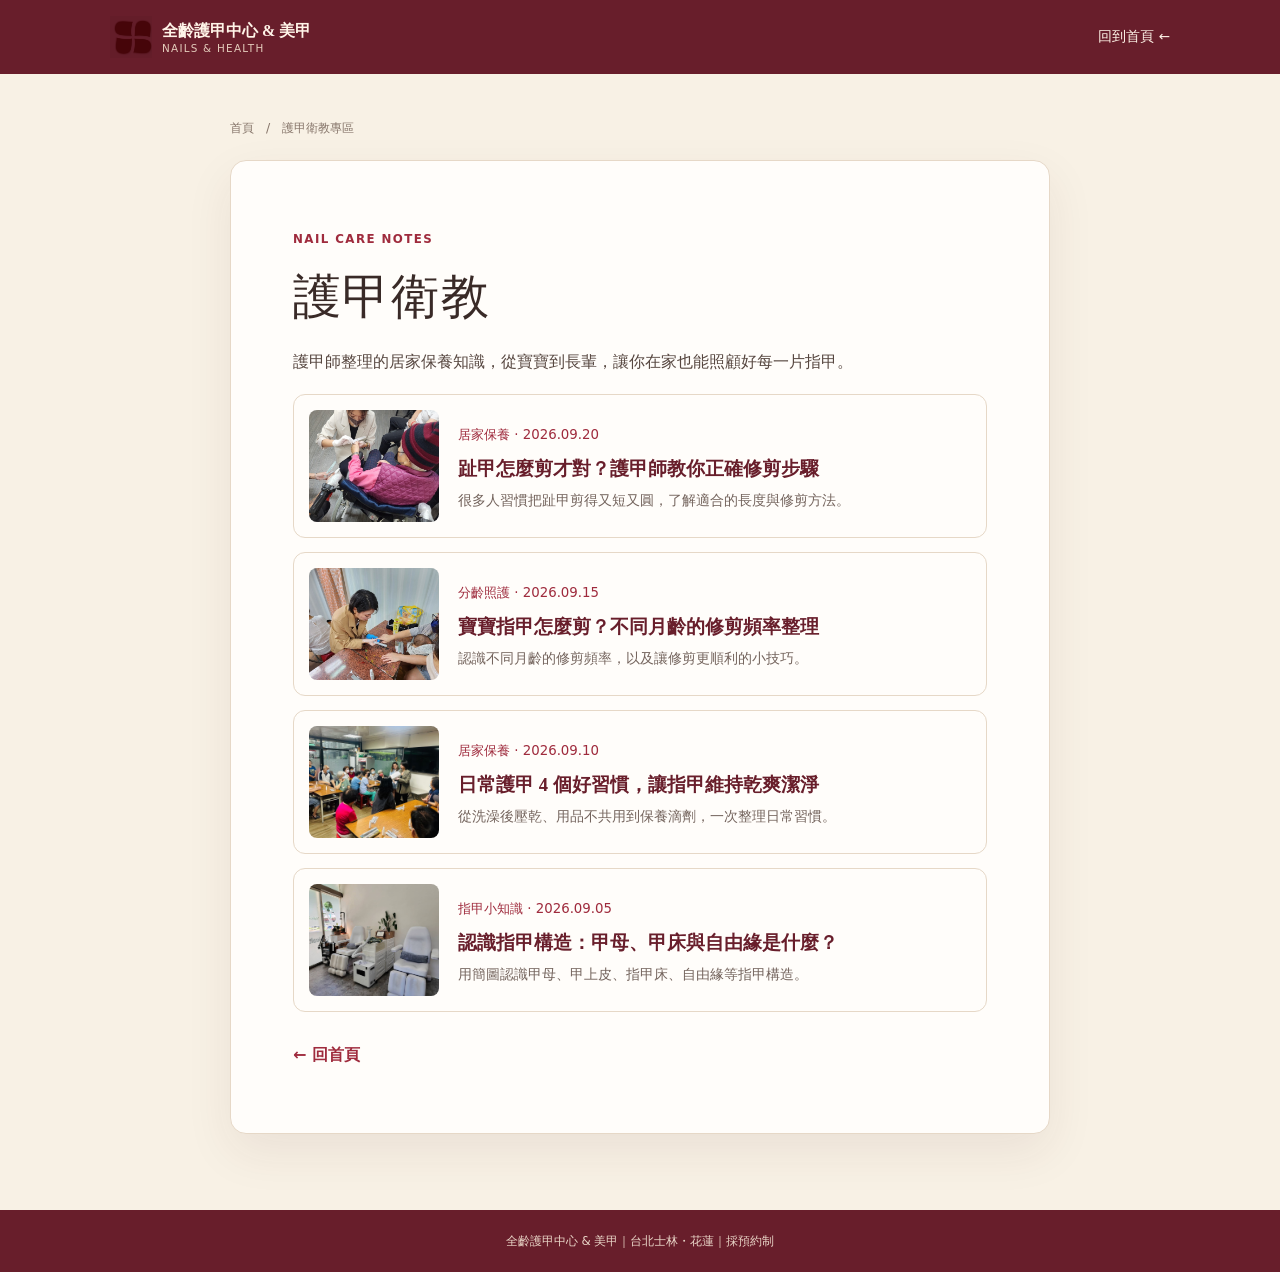
<file: articles/index.html>
<!doctype html><html lang="zh-Hant"><head><meta charset="utf-8"><meta name="viewport" content="width=device-width,initial-scale=1"><meta name="description" content="全齡護甲中心護甲師整理的居家照護知識。"><title>護甲衛教專區｜全齡護甲中心</title><link rel="stylesheet" href="articles.css"><style>.list{display:grid;gap:14px}.item{display:grid;grid-template-columns:130px 1fr;gap:19px;align-items:center;padding:15px;border:1px solid var(--line);border-radius:12px;background:var(--paper)}.item img{width:130px;height:112px;object-fit:cover;border-radius:8px}.item small{color:var(--red)}.item h2{font:600 1.16rem/1.5 var(--serif);margin:5px 0}.item p{color:var(--muted);font-size:.86rem;margin:0}@media(max-width:520px){.item{grid-template-columns:90px 1fr;gap:12px}.item img{width:90px;height:100px}.item p{display:none}}</style></head><body><div class="top"><header class="nav"><a class="brand" href="../index.html"><img src="../assets/logo-mark.jpg" alt=""><span>全齡護甲中心 &amp; 美甲<small>NAILS &amp; HEALTH</small></span></a><a href="../index.html#notes">回到首頁 ←</a></header></div><main class="page"><div class="crumb"><a href="../index.html">首頁</a>　/　護甲衛教專區</div><section class="article"><span class="tag">NAIL CARE NOTES</span><h1>護甲衛教</h1><p>護甲師整理的居家保養知識，從寶寶到長輩，讓你在家也能照顧好每一片指甲。</p><div class="list"><a class="item" href="how-to-trim-toenails.html"><img src="../assets/senior-care.jpg" alt="日常足趾照護"><div><small>居家保養 · 2026.09.20</small><h2>趾甲怎麼剪才對？護甲師教你正確修剪步驟</h2><p>很多人習慣把趾甲剪得又短又圓，了解適合的長度與修剪方法。</p></div></a><a class="item" href="baby-nail-care.html"><img src="../assets/one-to-one-care.jpg" alt="一對一照護示範"><div><small>分齡照護 · 2026.09.15</small><h2>寶寶指甲怎麼剪？不同月齡的修剪頻率整理</h2><p>認識不同月齡的修剪頻率，以及讓修剪更順利的小技巧。</p></div></a><a class="item" href="daily-nail-care-habits.html"><img src="../assets/workshop.jpg" alt="護甲知識講座"><div><small>居家保養 · 2026.09.10</small><h2>日常護甲 4 個好習慣，讓指甲維持乾爽潔淨</h2><p>從洗澡後壓乾、用品不共用到保養滴劑，一次整理日常習慣。</p></div></a><a class="item" href="nail-anatomy.html"><img src="../assets/studio.jpg" alt="護甲照護空間"><div><small>指甲小知識 · 2026.09.05</small><h2>認識指甲構造：甲母、甲床與自由緣是什麼？</h2><p>用簡圖認識甲母、甲上皮、指甲床、自由緣等指甲構造。</p></div></a></div><a class="return" href="../index.html#notes">← 回首頁</a></section></main><footer class="footer">全齡護甲中心 &amp; 美甲｜台北士林・花蓮｜採預約制</footer></body></html>
</file>
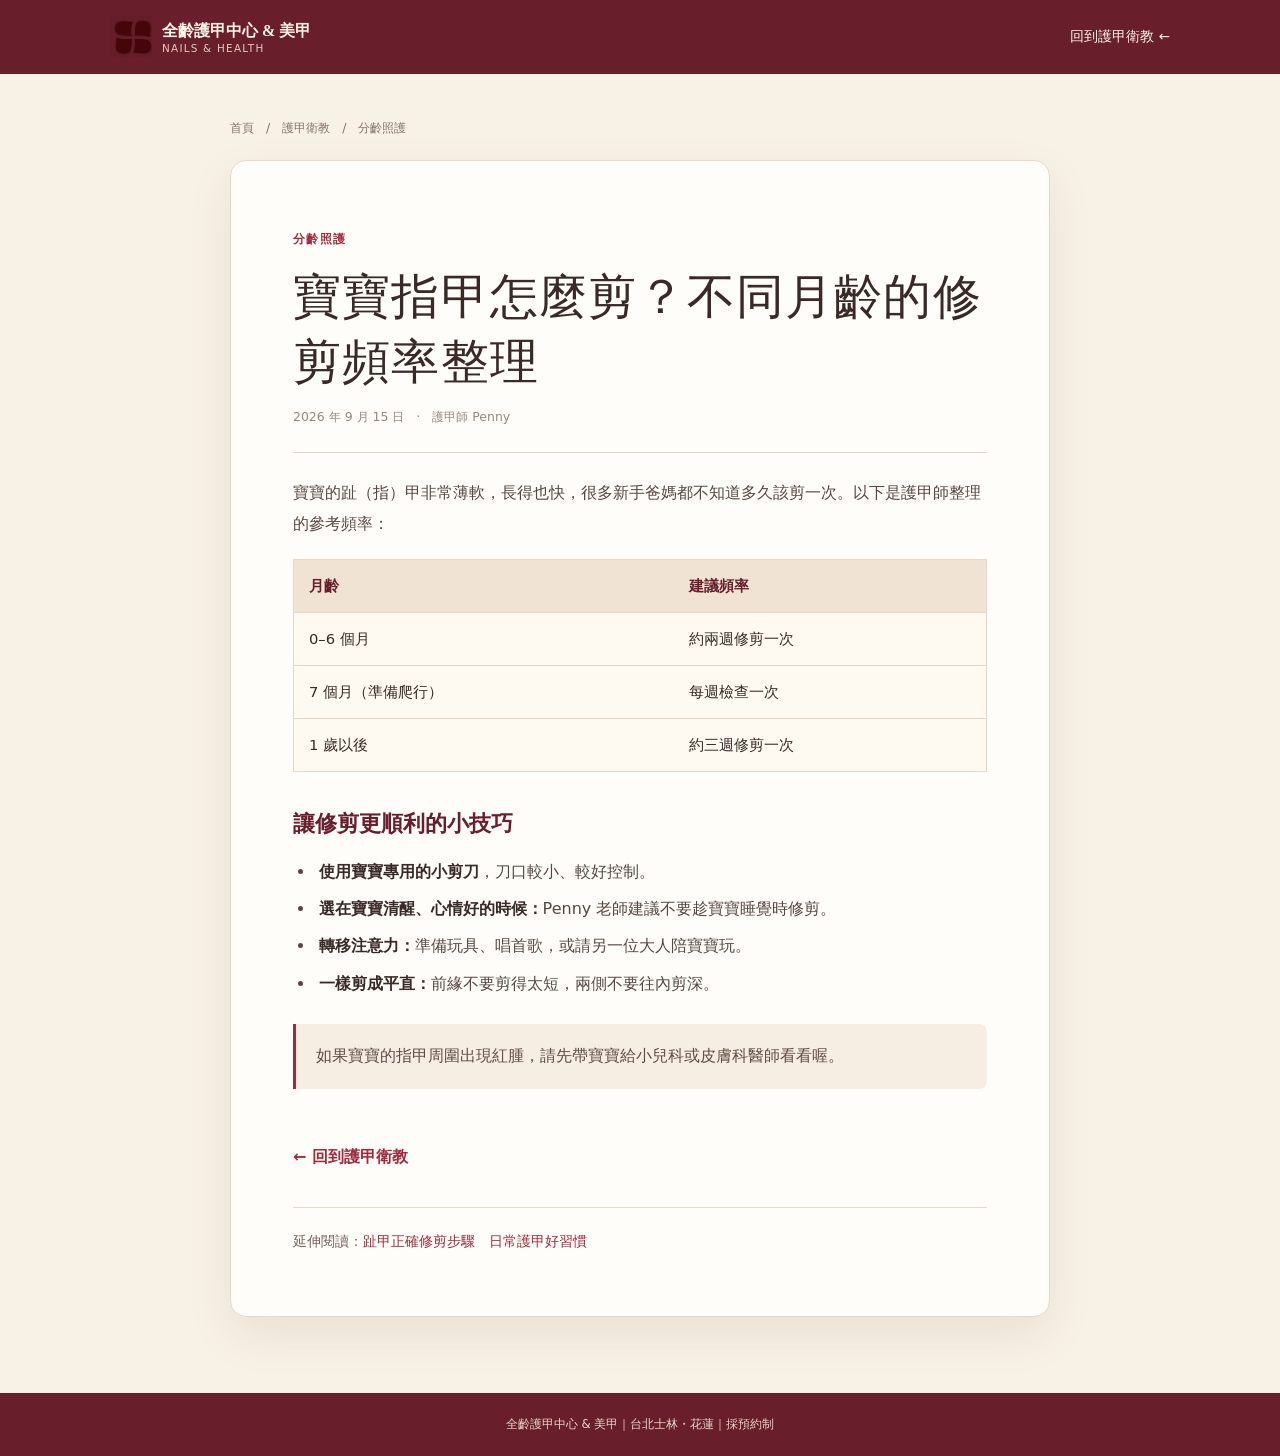
<file: articles/baby-nail-care.html>
<!doctype html><html lang="zh-Hant"><head><meta charset="utf-8"><meta name="viewport" content="width=device-width,initial-scale=1"><meta name="description" content="整理寶寶不同月齡的指甲修剪頻率與讓修剪更順利的小技巧。"><title>寶寶指甲怎麼剪？｜全齡護甲中心</title><link rel="stylesheet" href="articles.css"></head><body><div class="top"><header class="nav"><a class="brand" href="../index.html"><img src="../assets/logo-mark.jpg" alt=""><span>全齡護甲中心 &amp; 美甲<small>NAILS &amp; HEALTH</small></span></a><a href="../index.html#notes">回到護甲衛教 ←</a></header></div><main class="page"><div class="crumb"><a href="../index.html">首頁</a>　/　<a href="../index.html#notes">護甲衛教</a>　/　分齡照護</div><article class="article"><span class="tag">分齡照護</span><h1>寶寶指甲怎麼剪？不同月齡的修剪頻率整理</h1><div class="date">2026 年 9 月 15 日　·　護甲師 Penny</div><p>寶寶的趾（指）甲非常薄軟，長得也快，很多新手爸媽都不知道多久該剪一次。以下是護甲師整理的參考頻率：</p><table><thead><tr><th>月齡</th><th>建議頻率</th></tr></thead><tbody><tr><td>0–6 個月</td><td>約兩週修剪一次</td></tr><tr><td>7 個月（準備爬行）</td><td>每週檢查一次</td></tr><tr><td>1 歲以後</td><td>約三週修剪一次</td></tr></tbody></table><h2>讓修剪更順利的小技巧</h2><ul><li><strong>使用寶寶專用的小剪刀</strong>，刀口較小、較好控制。</li><li><strong>選在寶寶清醒、心情好的時候：</strong>Penny 老師建議不要趁寶寶睡覺時修剪。</li><li><strong>轉移注意力：</strong>準備玩具、唱首歌，或請另一位大人陪寶寶玩。</li><li><strong>一樣剪成平直：</strong>前緣不要剪得太短，兩側不要往內剪深。</li></ul><div class="note">如果寶寶的指甲周圍出現紅腫，請先帶寶寶給小兒科或皮膚科醫師看看喔。</div><a class="return" href="../index.html#notes">← 回到護甲衛教</a><div class="related">延伸閱讀：<a href="how-to-trim-toenails.html">趾甲正確修剪步驟</a><a href="daily-nail-care-habits.html">日常護甲好習慣</a></div></article></main><footer class="footer">全齡護甲中心 &amp; 美甲｜台北士林・花蓮｜採預約制</footer></body></html>
</file>
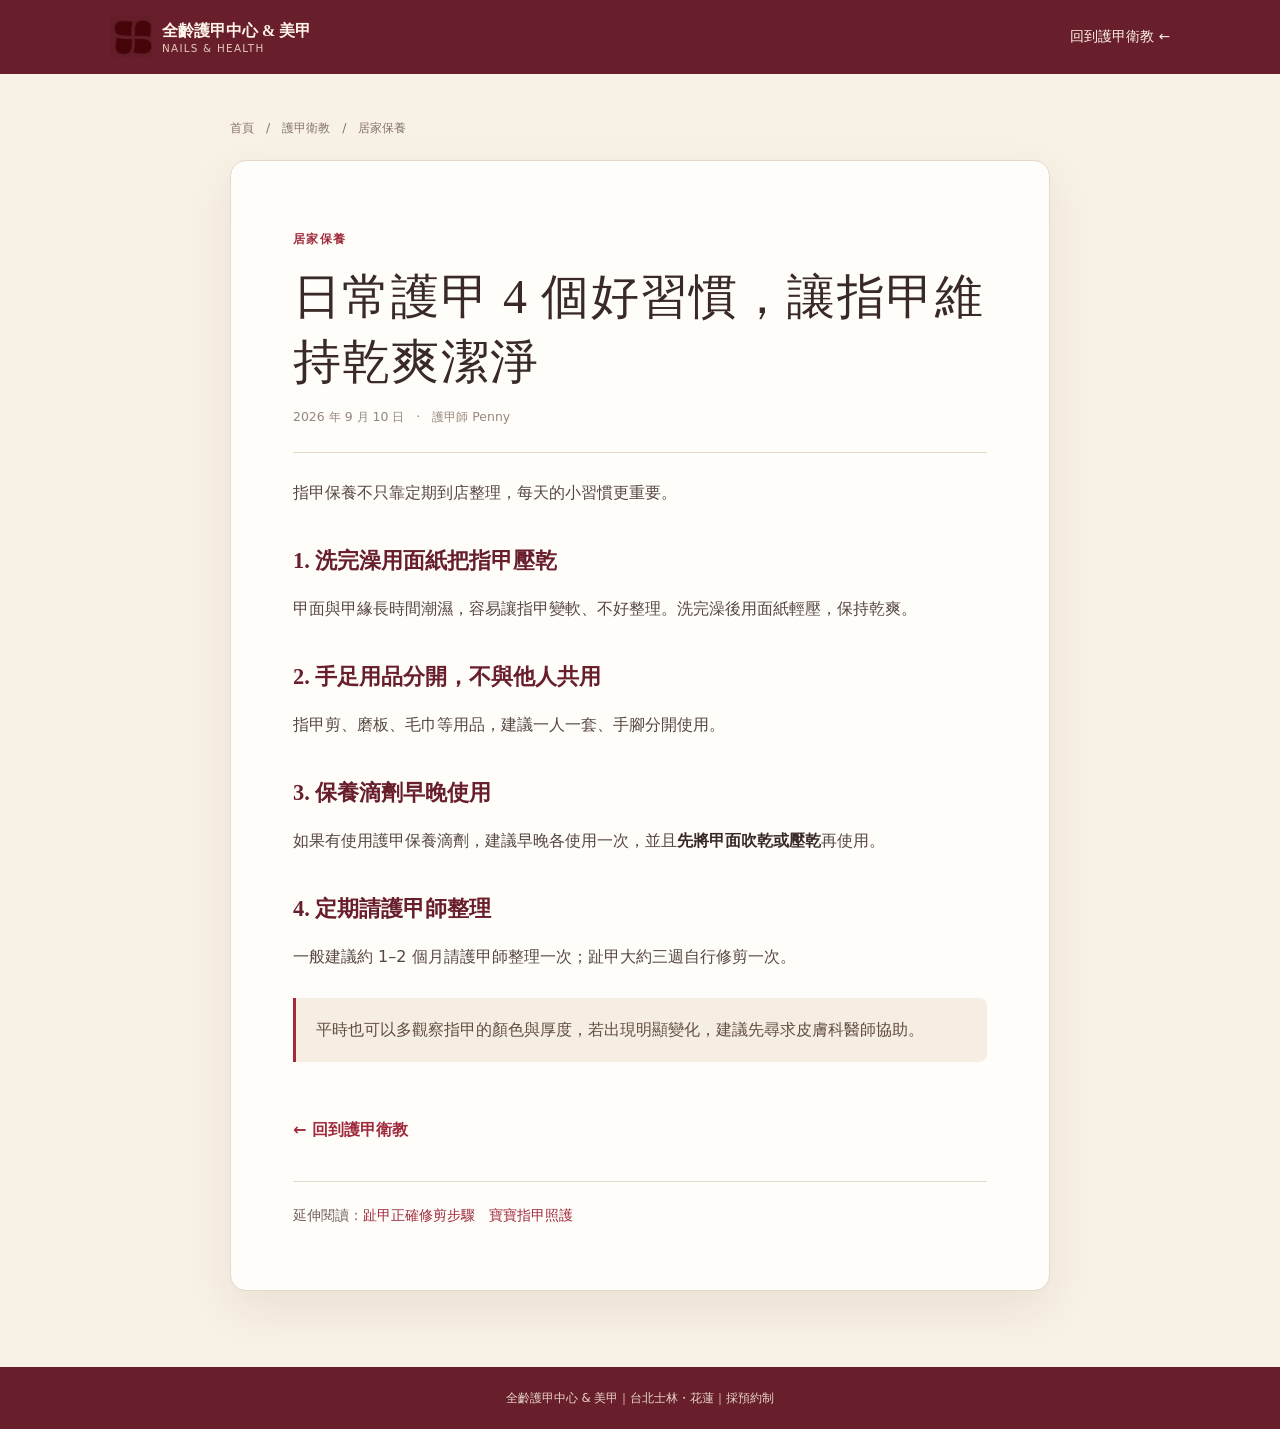
<file: articles/daily-nail-care-habits.html>
<!doctype html><html lang="zh-Hant"><head><meta charset="utf-8"><meta name="viewport" content="width=device-width,initial-scale=1"><meta name="description" content="從洗澡後壓乾、用品不共用到保養滴劑，整理日常護甲的四個好習慣。"><title>日常護甲 4 個好習慣｜全齡護甲中心</title><link rel="stylesheet" href="articles.css"></head><body><div class="top"><header class="nav"><a class="brand" href="../index.html"><img src="../assets/logo-mark.jpg" alt=""><span>全齡護甲中心 &amp; 美甲<small>NAILS &amp; HEALTH</small></span></a><a href="../index.html#notes">回到護甲衛教 ←</a></header></div><main class="page"><div class="crumb"><a href="../index.html">首頁</a>　/　<a href="../index.html#notes">護甲衛教</a>　/　居家保養</div><article class="article"><span class="tag">居家保養</span><h1>日常護甲 4 個好習慣，讓指甲維持乾爽潔淨</h1><div class="date">2026 年 9 月 10 日　·　護甲師 Penny</div><p>指甲保養不只靠定期到店整理，每天的小習慣更重要。</p><h2>1. 洗完澡用面紙把指甲壓乾</h2><p>甲面與甲緣長時間潮濕，容易讓指甲變軟、不好整理。洗完澡後用面紙輕壓，保持乾爽。</p><h2>2. 手足用品分開，不與他人共用</h2><p>指甲剪、磨板、毛巾等用品，建議一人一套、手腳分開使用。</p><h2>3. 保養滴劑早晚使用</h2><p>如果有使用護甲保養滴劑，建議早晚各使用一次，並且<strong>先將甲面吹乾或壓乾</strong>再使用。</p><h2>4. 定期請護甲師整理</h2><p>一般建議約 1–2 個月請護甲師整理一次；趾甲大約三週自行修剪一次。</p><div class="note">平時也可以多觀察指甲的顏色與厚度，若出現明顯變化，建議先尋求皮膚科醫師協助。</div><a class="return" href="../index.html#notes">← 回到護甲衛教</a><div class="related">延伸閱讀：<a href="how-to-trim-toenails.html">趾甲正確修剪步驟</a><a href="baby-nail-care.html">寶寶指甲照護</a></div></article></main><footer class="footer">全齡護甲中心 &amp; 美甲｜台北士林・花蓮｜採預約制</footer></body></html>
</file>
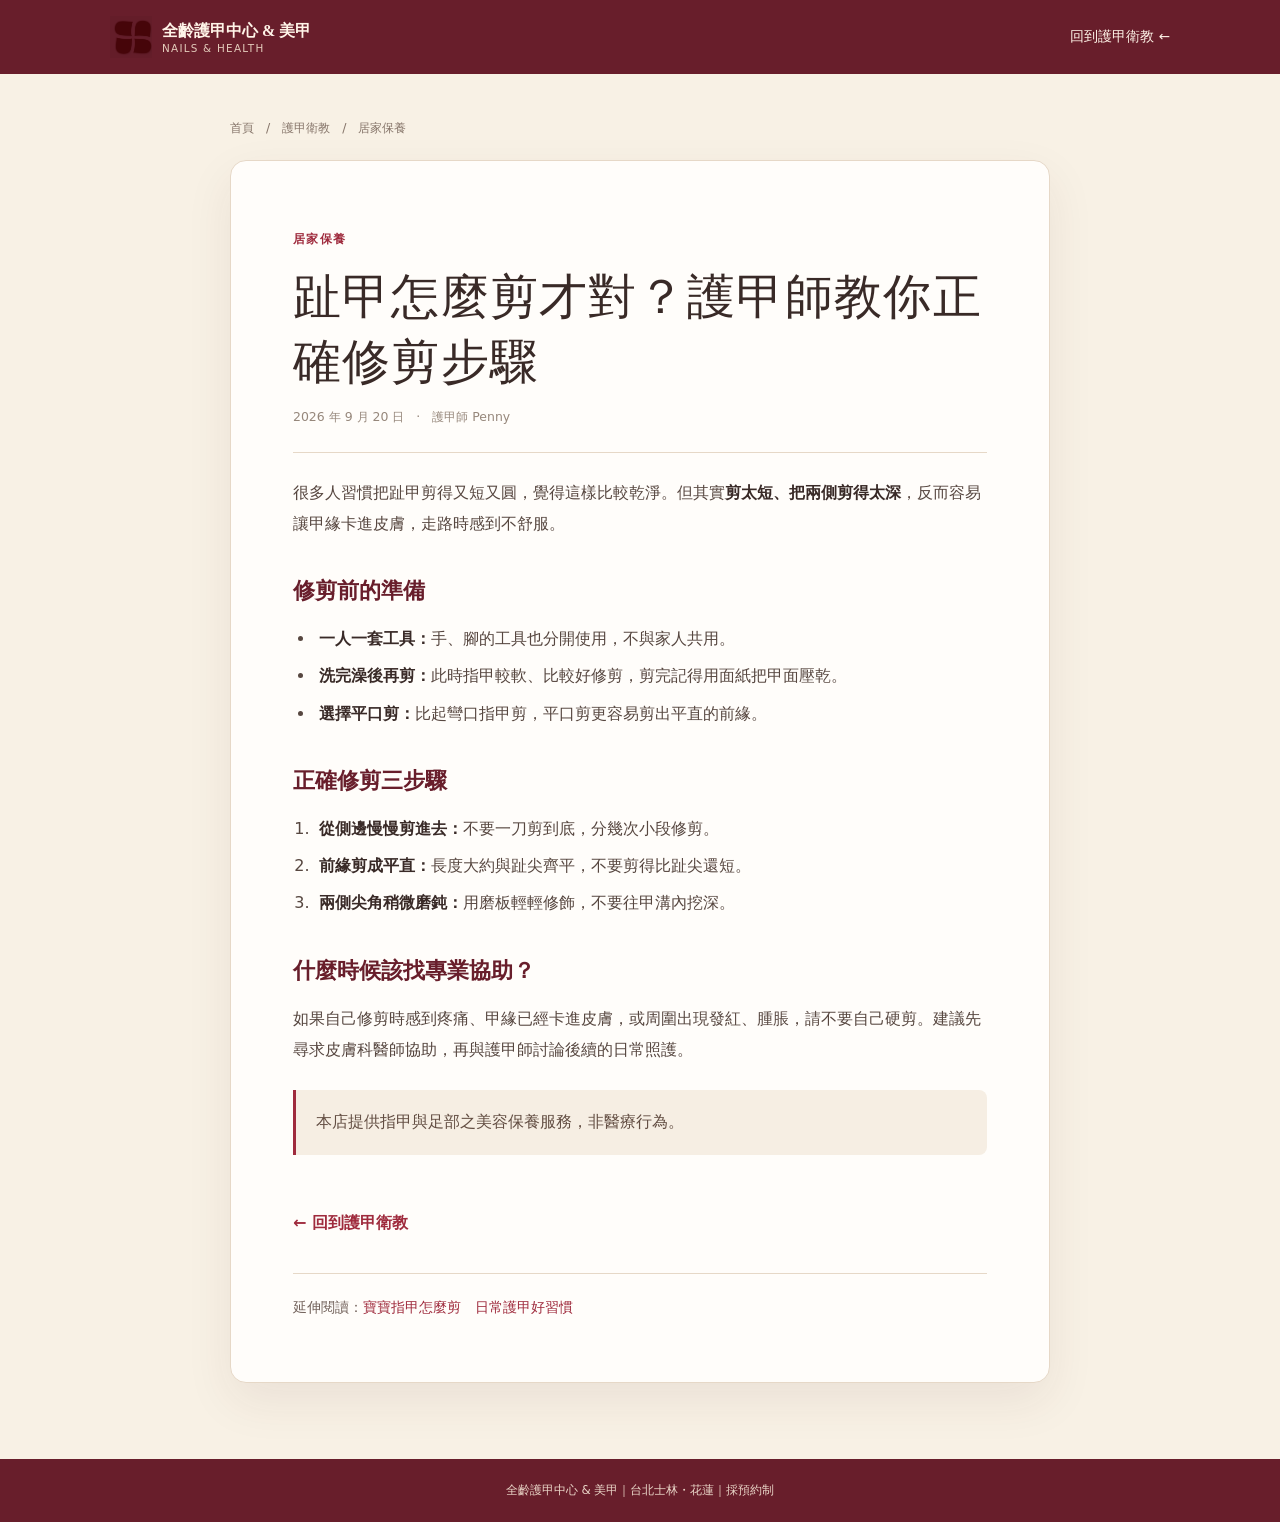
<file: articles/how-to-trim-toenails.html>
<!doctype html><html lang="zh-Hant"><head><meta charset="utf-8"><meta name="viewport" content="width=device-width,initial-scale=1"><meta name="description" content="護甲師分享正確修剪趾甲的準備方式與三個步驟。"><title>趾甲怎麼剪才對？｜全齡護甲中心</title><link rel="stylesheet" href="articles.css"></head><body><div class="top"><header class="nav"><a class="brand" href="../index.html"><img src="../assets/logo-mark.jpg" alt=""><span>全齡護甲中心 &amp; 美甲<small>NAILS &amp; HEALTH</small></span></a><a href="../index.html#notes">回到護甲衛教 ←</a></header></div><main class="page"><div class="crumb"><a href="../index.html">首頁</a>　/　<a href="../index.html#notes">護甲衛教</a>　/　居家保養</div><article class="article"><span class="tag">居家保養</span><h1>趾甲怎麼剪才對？護甲師教你正確修剪步驟</h1><div class="date">2026 年 9 月 20 日　·　護甲師 Penny</div><p>很多人習慣把趾甲剪得又短又圓，覺得這樣比較乾淨。但其實<strong>剪太短、把兩側剪得太深</strong>，反而容易讓甲緣卡進皮膚，走路時感到不舒服。</p><h2>修剪前的準備</h2><ul><li><strong>一人一套工具：</strong>手、腳的工具也分開使用，不與家人共用。</li><li><strong>洗完澡後再剪：</strong>此時指甲較軟、比較好修剪，剪完記得用面紙把甲面壓乾。</li><li><strong>選擇平口剪：</strong>比起彎口指甲剪，平口剪更容易剪出平直的前緣。</li></ul><h2>正確修剪三步驟</h2><ol><li><strong>從側邊慢慢剪進去：</strong>不要一刀剪到底，分幾次小段修剪。</li><li><strong>前緣剪成平直：</strong>長度大約與趾尖齊平，不要剪得比趾尖還短。</li><li><strong>兩側尖角稍微磨鈍：</strong>用磨板輕輕修飾，不要往甲溝內挖深。</li></ol><h2>什麼時候該找專業協助？</h2><p>如果自己修剪時感到疼痛、甲緣已經卡進皮膚，或周圍出現發紅、腫脹，請不要自己硬剪。建議先尋求皮膚科醫師協助，再與護甲師討論後續的日常照護。</p><div class="note">本店提供指甲與足部之美容保養服務，非醫療行為。</div><a class="return" href="../index.html#notes">← 回到護甲衛教</a><div class="related">延伸閱讀：<a href="baby-nail-care.html">寶寶指甲怎麼剪</a><a href="daily-nail-care-habits.html">日常護甲好習慣</a></div></article></main><footer class="footer">全齡護甲中心 &amp; 美甲｜台北士林・花蓮｜採預約制</footer></body></html>
</file>
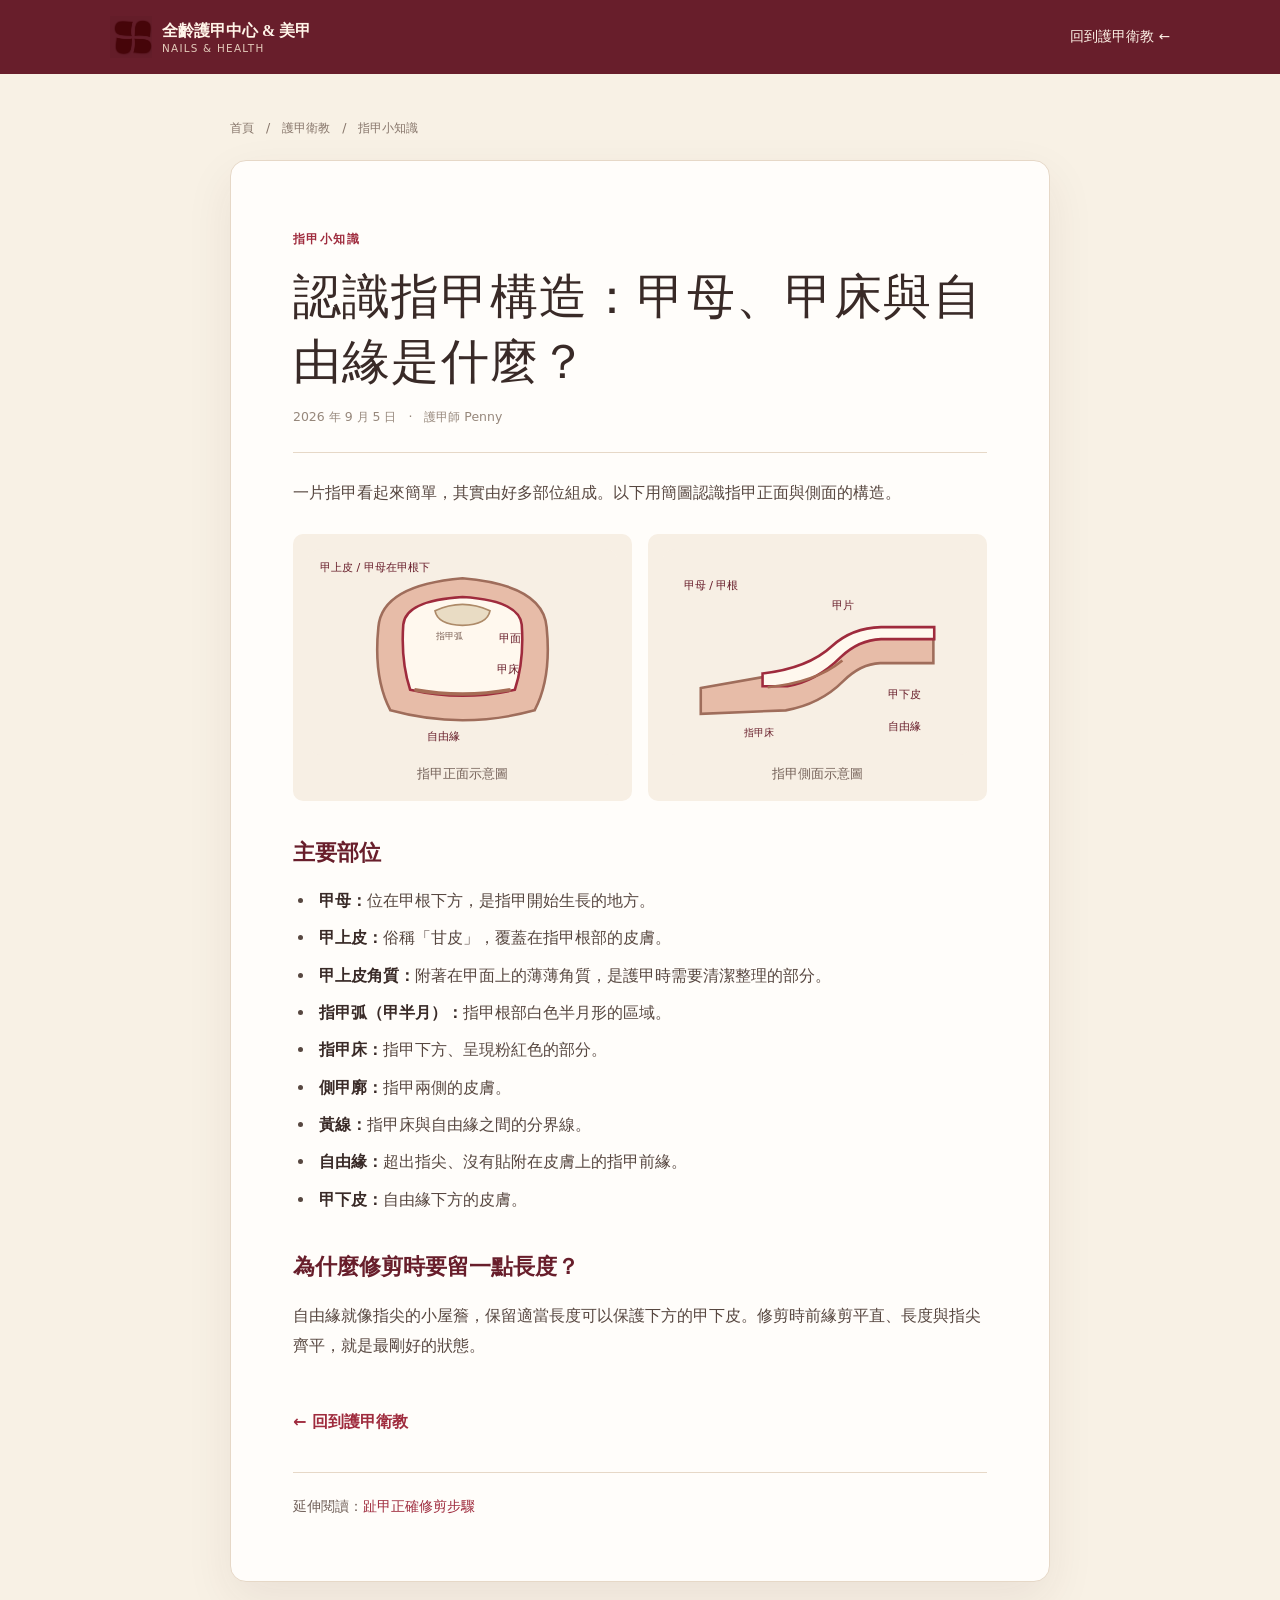
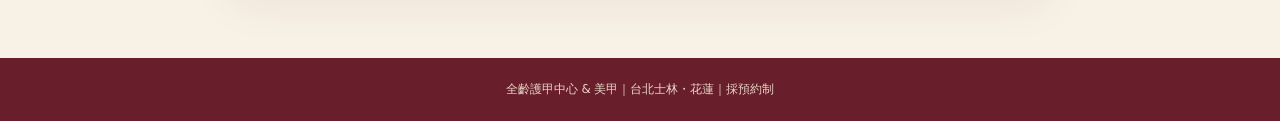
<file: articles/nail-anatomy.html>
<!doctype html><html lang="zh-Hant"><head><meta charset="utf-8"><meta name="viewport" content="width=device-width,initial-scale=1"><meta name="description" content="認識甲母、甲上皮、指甲床、自由緣等指甲構造。"><title>認識指甲構造｜全齡護甲中心</title><link rel="stylesheet" href="articles.css"></head><body><div class="top"><header class="nav"><a class="brand" href="../index.html"><img src="../assets/logo-mark.jpg" alt=""><span>全齡護甲中心 &amp; 美甲<small>NAILS &amp; HEALTH</small></span></a><a href="../index.html#notes">回到護甲衛教 ←</a></header></div><main class="page"><div class="crumb"><a href="../index.html">首頁</a>　/　<a href="../index.html#notes">護甲衛教</a>　/　指甲小知識</div><article class="article"><span class="tag">指甲小知識</span><h1>認識指甲構造：甲母、甲床與自由緣是什麼？</h1><div class="date">2026 年 9 月 5 日　·　護甲師 Penny</div><p>一片指甲看起來簡單，其實由好多部位組成。以下用簡圖認識指甲正面與側面的構造。</p><div class="figures"><figure><svg viewBox="0 0 360 240" role="img" aria-label="指甲正面構造簡圖"><rect width="360" height="240" rx="14" fill="#f7efe4"/><path d="M96 188 Q76 150 82 91 Q86 42 180 34 Q274 42 278 91 Q284 150 264 188 Q180 211 96 188Z" fill="#e7bca8" stroke="#9f6d5b" stroke-width="3"/><path d="M119 164 Q108 130 111 88 Q114 60 180 56 Q246 60 249 88 Q252 130 241 164 Q180 178 119 164Z" fill="#fff8ee" stroke="#9f2b3d" stroke-width="3"/><path d="M148 72 Q180 57 212 72 Q209 88 180 89 Q151 88 148 72Z" fill="#e9dcc4" stroke="#ad8a68" stroke-width="2"/><path d="M124 164 Q180 174 236 164" fill="none" stroke="#a66c55" stroke-width="4"/><text x="14" y="26" fill="#681e2b" font-size="13">甲上皮 / 甲母在甲根下</text><text x="223" y="108" fill="#681e2b" font-size="13">甲面</text><text x="220" y="145" fill="#681e2b" font-size="13">甲床</text><text x="139" y="222" fill="#681e2b" font-size="13">自由緣</text><text x="149" y="105" fill="#7d6256" font-size="11">指甲弧</text></svg><figcaption>指甲正面示意圖</figcaption></figure><figure><svg viewBox="0 0 360 240" role="img" aria-label="指甲側面構造簡圖"><rect width="360" height="240" rx="14" fill="#f7efe4"/><path d="M44 162 Q111 150 140 145 Q174 139 194 121 Q217 100 250 100 L315 100 L315 133 L253 133 Q230 134 210 154 Q183 181 143 188 L44 192Z" fill="#e7bca8" stroke="#9f6d5b" stroke-width="3"/><path d="M116 145 Q169 139 197 113 Q220 92 254 91 L316 91 L316 105 L254 105 Q228 106 207 126 Q179 154 145 160 L116 160Z" fill="#fff8ee" stroke="#9f2b3d" stroke-width="3"/><path d="M122 161 Q177 156 209 130" fill="none" stroke="#a66c55" stroke-width="3"/><text x="24" y="47" fill="#681e2b" font-size="13">甲母 / 甲根</text><text x="197" y="70" fill="#681e2b" font-size="13">甲片</text><text x="262" y="174" fill="#681e2b" font-size="13">甲下皮</text><text x="262" y="211" fill="#681e2b" font-size="13">自由緣</text><text x="94" y="218" fill="#681e2b" font-size="12">指甲床</text></svg><figcaption>指甲側面示意圖</figcaption></figure></div><h2>主要部位</h2><ul><li><strong>甲母：</strong>位在甲根下方，是指甲開始生長的地方。</li><li><strong>甲上皮：</strong>俗稱「甘皮」，覆蓋在指甲根部的皮膚。</li><li><strong>甲上皮角質：</strong>附著在甲面上的薄薄角質，是護甲時需要清潔整理的部分。</li><li><strong>指甲弧（甲半月）：</strong>指甲根部白色半月形的區域。</li><li><strong>指甲床：</strong>指甲下方、呈現粉紅色的部分。</li><li><strong>側甲廓：</strong>指甲兩側的皮膚。</li><li><strong>黃線：</strong>指甲床與自由緣之間的分界線。</li><li><strong>自由緣：</strong>超出指尖、沒有貼附在皮膚上的指甲前緣。</li><li><strong>甲下皮：</strong>自由緣下方的皮膚。</li></ul><h2>為什麼修剪時要留一點長度？</h2><p>自由緣就像指尖的小屋簷，保留適當長度可以保護下方的甲下皮。修剪時前緣剪平直、長度與指尖齊平，就是最剛好的狀態。</p><a class="return" href="../index.html#notes">← 回到護甲衛教</a><div class="related">延伸閱讀：<a href="how-to-trim-toenails.html">趾甲正確修剪步驟</a></div></article></main><footer class="footer">全齡護甲中心 &amp; 美甲｜台北士林・花蓮｜採預約制</footer></body></html>
</file>
<file: articles/articles.css>
:root{--ink:#392a27;--muted:#74645d;--red:#9f2b3d;--dark:#681e2b;--cream:#f8f1e5;--paper:#fffdfa;--line:#e6d8c7;--tan:#a66c55;--serif:"Iowan Old Style","Noto Serif TC","Songti TC",serif;--sans:system-ui,-apple-system,"Noto Sans TC",sans-serif}
*{box-sizing:border-box}body{margin:0;background:var(--cream);color:var(--ink);font:16px/1.9 var(--sans)}a{color:inherit;text-decoration:none}.top{background:var(--dark);color:#fff4e8}.nav{height:74px;display:flex;align-items:center;justify-content:space-between;gap:20px;width:min(1060px,calc(100% - 40px));margin:auto}.brand{display:flex;align-items:center;gap:10px;font:600 1rem var(--serif)}.brand img{width:42px;height:42px;object-fit:cover;mix-blend-mode:multiply}.brand small{display:block;font: .65rem var(--sans);letter-spacing:.12em;color:#e3cbbb}.nav a:last-child{font-size:.85rem}.page{width:min(820px,calc(100% - 36px));margin:42px auto 76px}.crumb{font-size:.78rem;color:#86756a;margin-bottom:20px}.crumb a:hover{text-decoration:underline}.article{background:var(--paper);border:1px solid var(--line);border-radius:16px;padding:clamp(25px,6vw,62px);box-shadow:0 18px 48px rgba(75,35,39,.08)}.tag{color:var(--red);font-size:.74rem;letter-spacing:.12em;font-weight:700}.article h1{font:500 clamp(2rem,5vw,3rem)/1.35 var(--serif);margin:12px 0 10px;letter-spacing:.025em}.date{font-size:.78rem;color:#96877b;border-bottom:1px solid var(--line);padding-bottom:24px;margin-bottom:25px}.article p{margin:17px 0;color:#574740}.article h2{font:600 1.4rem/1.5 var(--serif);margin:35px 0 10px;color:var(--dark)}.article ul,.article ol{padding-left:1.35em;color:#574740}.article li{padding-left:4px;margin:7px 0}.article strong{color:var(--ink)}.article table{width:100%;border-collapse:collapse;margin:20px 0;background:#fffaf1;border:1px solid var(--line);font-size:.92rem}.article th,.article td{text-align:left;padding:12px 15px;border-bottom:1px solid var(--line)}.article th{background:#f0e3d4;color:var(--dark)}.note{margin:25px 0;padding:17px 20px;border-left:3px solid var(--red);background:#f6eee3;color:#624d42;border-radius:0 8px 8px 0}.figures{display:grid;grid-template-columns:1fr 1fr;gap:16px;margin:25px 0}.figures figure{margin:0;padding:15px;background:#f7efe4;border-radius:10px}.figures svg{width:100%;height:auto;display:block}.figures figcaption{text-align:center;color:#756259;font-size:.8rem;margin-top:7px}.return{display:inline-flex;margin-top:28px;color:var(--red);font-weight:700}.return:hover{text-decoration:underline}.related{border-top:1px solid var(--line);margin-top:35px;padding-top:20px;color:var(--muted);font-size:.86rem}.related a{color:var(--red);margin-right:14px}.footer{background:var(--dark);color:#ead6c8;padding:20px;text-align:center;font-size:.74rem}@media(max-width:600px){.nav{height:66px}.page{margin:26px auto 50px}.figures{grid-template-columns:1fr}.article table{font-size:.84rem}.article th,.article td{padding:9px 10px}}
</file>
